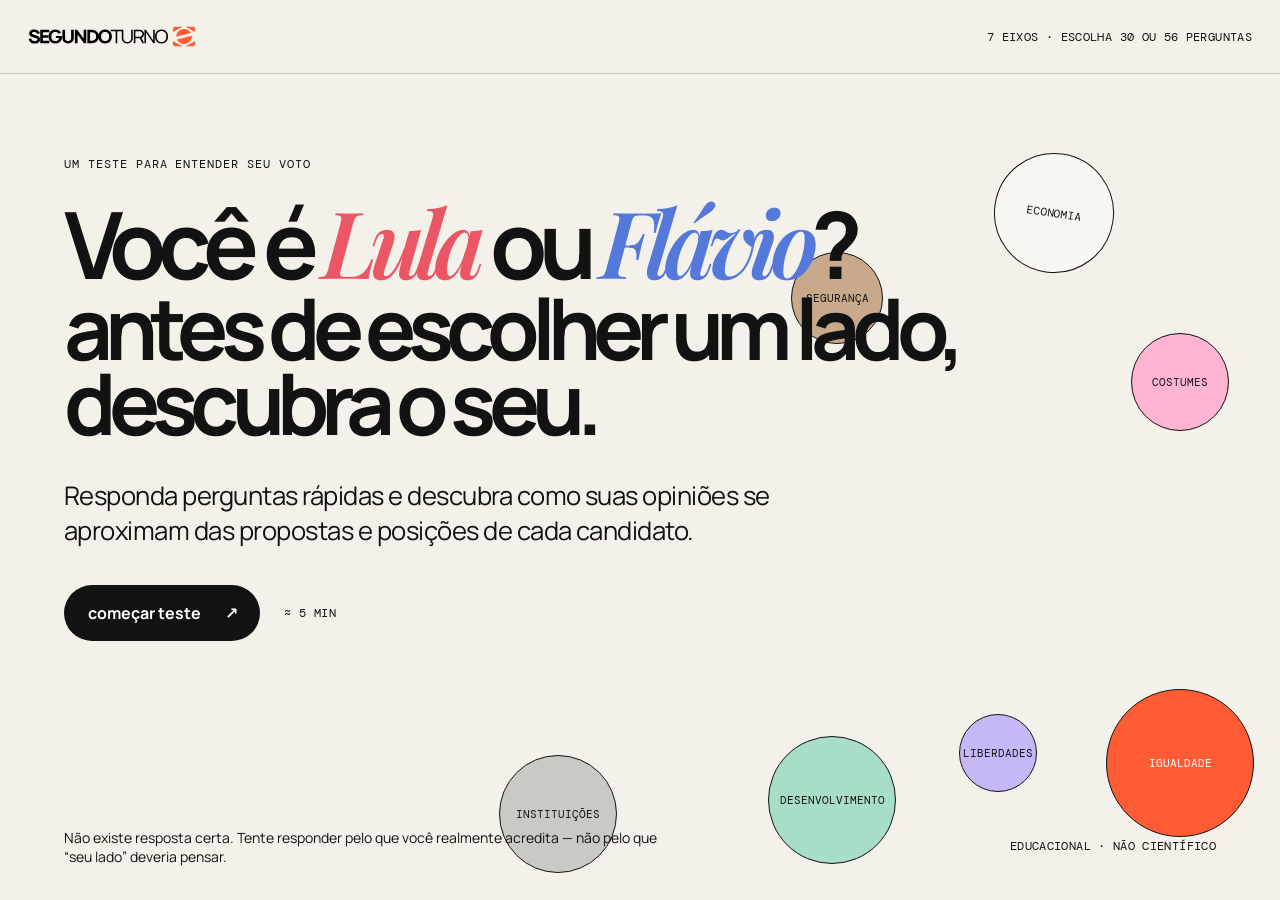
<file: index.html>
<!doctype html>
<html lang="pt-BR">
<head>
  <meta charset="utf-8" />
  <meta name="viewport" content="width=device-width, initial-scale=1" />
  <meta name="theme-color" content="#f3f1ea" />
  <title>Onde você cai? — Teste de espectro político</title>
  <meta name="description" content="Um teste visual e interativo para explorar seu posicionamento político em sete dimensões." />
  <link rel="preconnect" href="https://fonts.googleapis.com">
  <link rel="preconnect" href="https://fonts.gstatic.com" crossorigin>
  <link href="https://fonts.googleapis.com/css2?family=DM+Mono:wght@400;500&family=Manrope:wght@400;500;600;700;800&family=Playfair+Display:ital,wght@0,600;1,600&display=swap" rel="stylesheet">
  <link rel="stylesheet" href="styles.css" />
</head>
<body class="view-intro">
  <div class="grain" aria-hidden="true"></div>
  <header class="topbar">
    <a href="#" class="brand brand-logo-link" id="brand" aria-label="Segundo Turno"><img src="logo-segundo-turno.svg" alt="Segundo Turno" class="brand-logo"></a>
    <div class="top-meta">
      <span class="mono top-context hide-mobile">7 eixos · escolha 30 ou 56 perguntas</span>
      <div class="header-actions">
        <button class="secondary-btn header-redo" id="header-redo" type="button">refazer <span>↻</span></button>
        <button class="primary-btn header-save" id="header-save" type="button">salvar <span class="download-icon" aria-hidden="true"><svg viewBox="0 0 20 20" width="16" height="16"><path d="M10 3v9m0 0 3.5-3.5M10 12 6.5 8.5M4 14.5v2h12v-2" fill="none" stroke="currentColor" stroke-width="1.8" stroke-linecap="round" stroke-linejoin="round"/></svg></span></button>
      </div>
    </div>
  </header>

  <main id="app" aria-live="polite"></main>

  <template id="intro-template">
    <section class="screen intro-screen">
      <div class="orbit orbit-a">economia</div>
      <div class="orbit orbit-b">costumes</div>
      <div class="orbit orbit-c">liberdades</div>
      <div class="orbit orbit-d">igualdade</div>
      <div class="orbit orbit-e">segurança</div>
      <div class="orbit orbit-f">desenvolvimento</div>
      <div class="orbit orbit-g">instituições</div>

      <div class="intro-copy">
        <p class="eyebrow">UM TESTE PARA ENTENDER SEU VOTO</p>
        <h1 class="intro-election-title"><span class="intro-title-first">Você é <em class="intro-candidate-name is-lula" data-candidate="lula">Lula</em> ou <em class="intro-candidate-name is-flavio" data-candidate="flavio">Flávio</em>?</span><span class="intro-title-second">antes de escolher um lado, descubra o seu.</span></h1>
        <p class="intro-lead">Responda perguntas rápidas e descubra como suas opiniões se aproximam das propostas e posições de cada candidato.</p>
        <div class="intro-actions">
          <button class="primary-btn" id="start-btn">começar teste <span>↗</span></button>
          <span class="mono">≈ 5 min</span>
        </div>
      </div>

      <div class="intro-footer">
        <p>Não existe resposta certa. Tente responder pelo que você realmente acredita — não pelo que “seu lado” deveria pensar.</p>
        <p class="mono">educacional · não científico</p>
      </div>
    </section>
  </template>

  <template id="test-mode-template">
    <section class="screen mode-screen">
      <div class="mode-copy">
        <p class="eyebrow">ANTES DE COMEÇAR</p>
        <h1>Quanto você quer <em>aprofundar</em>?</h1>
        <p>Os dois testes analisam os mesmos 7 eixos. O curto prioriza os temas mais centrais; o detalhado usa 8 perguntas por eixo para reduzir o peso de uma resposta isolada.</p>
      </div>
      <div class="mode-grid">
        <button class="mode-card is-short" type="button" data-test-mode="short">
          <span class="mono">TESTE CURTO</span>
          <strong>30 perguntas</strong>
          <p>30 perguntas distribuídas entre os 7 eixos. Mais rápido e suficiente para uma leitura geral.</p>
          <div><span>≈ 5 min</span><i>↗</i></div>
        </button>
        <button class="mode-card is-detailed" type="button" data-test-mode="detailed">
          <span class="mono">TESTE DETALHADO</span>
          <strong>56 perguntas</strong>
          <p>8 perguntas por eixo. Mais precisão na leitura e menos impacto de uma resposta isolada.</p>
          <div><span>≈ 11–13 min</span><i>↗</i></div>
        </button>
      </div>
      <button class="back-btn mode-back" type="button" data-mode-back><span>←</span> voltar</button>
    </section>
  </template>

  <template id="question-template">
    <section class="screen question-screen">
      <div class="question-stage" data-question-stage>
      <div class="question-layout">
        <aside class="question-index" data-question-index>01</aside>
        <div class="question-main">
          <div class="question-topline">
            <p class="eyebrow" data-question-kicker>SOBRE ECONOMIA</p>
            <button class="back-btn" data-back type="button"><span>←</span> pergunta anterior</button>
          </div>
          <div class="question-title-row">
            <h2 data-question-text></h2>
            <button class="question-info-btn" data-question-info type="button" aria-label="Explicar esta pergunta">?</button>
            <div class="question-help-nudge mono" data-question-nudge aria-hidden="true">ficou em dúvida? <strong>clique no ?</strong></div>
          </div>
          <div class="answers" data-answers></div>
          <div class="question-help mono">teclas 1–5 também funcionam</div>
        </div>
      </div>
      </div>

      <div class="progress-wrap" aria-label="Progresso do teste">
        <div class="progress-meta">
          <span class="mono" data-question-count>01 / 30</span>
        </div>
        <div class="progress-stages" data-progress-stages></div>
        <div class="progress-track">
          <div class="progress-fill" data-progress-fill></div>
          <span data-progress-dividers></span>
        </div>
      </div>

      <div class="shape shape-question" data-shape-question aria-hidden="true"></div>
    </section>
  </template>

  <template id="result-template">
    <section class="result-screen">
      <div class="result-hero result-hero-v18">
        <div class="result-hero-main">
          <div class="result-hero-topline">
            <p class="eyebrow">SEU RESULTADO</p>
            <span class="result-spectrum-badge mono" id="result-spectrum"></span>
          </div>
          <h1 id="result-title"></h1>
          <p class="result-tagline" id="result-summary"></p>
          <article class="result-about-card" id="result-about-card" role="link" tabindex="0">
            <span class="mono">SOBRE ESSE ESPECTRO</span>
            <p id="result-spectrum-copy"></p>
            <div class="spectrum-chips" id="spectrum-chips"></div>
            <span class="result-about-link mono">saiba mais sobre essa corrente ↗</span>
          </article>
        </div>
        <aside class="result-match-card">
          <span class="mono">COMPATIBILIDADE COM A CORRENTE</span>
          <div class="result-match-ring">
            <strong id="result-match-percent">—%</strong>
            <span class="mono">match</span>
          </div>
          <p>Quanto mais perto de 100%, mais seus 7 eixos se aproximam do perfil dessa corrente.</p>
        </aside>
      </div>

      <section class="panel spectrum-line-panel">
        <div class="panel-head">
          <span class="mono">ESQUERDA ↔ DIREITA</span>
          <span class="mono" id="spectrum-index-label">posição 50 / 100</span>
        </div>
        <div class="spectrum-line" id="spectrum-line">
          <div class="spectrum-zone-labels mono">
            <span>extrema-esq.</span><span>esquerda</span><span>centro-esq.</span><span>centro</span><span>centro-dir.</span><span>direita</span><span>extrema-dir.</span>
          </div>
          <div class="spectrum-rail">
            <span class="spectrum-tick" style="left:18%"></span>
            <span class="spectrum-tick" style="left:35%"></span>
            <span class="spectrum-tick" style="left:47%"></span>
            <span class="spectrum-tick" style="left:53%"></span>
            <span class="spectrum-tick" style="left:65%"></span>
            <span class="spectrum-tick" style="left:82%"></span>
            <div class="spectrum-pointer" id="spectrum-pointer"><span id="spectrum-pointer-label">você</span></div>
          </div>
          <div class="spectrum-end-labels mono"><span>mais à esquerda</span><span>mais à direita</span></div>
        </div>
      </section>

      <div class="result-grid">
        <section class="panel compass-panel">
          <div class="panel-head">
            <span class="mono">MAPA PRINCIPAL</span>
            <span class="mono">economia × costumes</span>
          </div>
          <div class="compass" id="compass">
            <div class="axis-line axis-x"></div>
            <div class="axis-line axis-y"></div>
            <span class="axis-label left">+ estado</span>
            <span class="axis-label right">+ mercado</span>
            <span class="axis-label top">+ progressista</span>
            <span class="axis-label bottom">+ conservador</span>
            <div class="compass-dot" id="compass-dot"><span>você</span></div>
            <div class="compass-explorer" id="compass-explorer" aria-hidden="true">
              <span class="mono" id="compass-explorer-label">EXPLORE O MAPA</span>
              <strong id="compass-explorer-title">Centro</strong>
              <small id="compass-explorer-values">Economia 50 · Costumes 50</small>
            </div>
          </div>
        </section>

        <section class="panel scores-panel">
          <div class="panel-head">
            <span class="mono">SEUS 7 EIXOS</span>
          </div>
          <div id="score-bars"></div>
        </section>
      </div>

      <section class="panel reading-panel">
        <div class="panel-head">
          <span class="mono">LEITURA</span>
          <span class="mono">o que isso sugere</span>
        </div>
        <div class="reading-grid" id="reading-grid"></div>
      </section>

      <section class="nearby">
        <p class="eyebrow">CORRENTES PRÓXIMAS</p>
        <div class="nearby-list" id="nearby-list"></div>
      </section>

      <section class="candidate-section">
        <div class="candidate-heading">
          <div>
            <p class="eyebrow">ELEIÇÕES 2026 · 2º TURNO</p>
            <h2><span class="candidate-title-line">Compare os mesmos eixos</span><br><span class="candidate-title-line">com <em class="candidate-heading-name is-lula" data-candidate="lula">Lula</em> e <em class="candidate-heading-name is-flavio" data-candidate="flavio">Flávio Bolsonaro</em>.</span></h2>
          </div>
          <p>As posições abaixo são uma síntese aproximada dos planos de governo e de posições públicas em 2026. Elas servem para comparação informativa — não são uma recomendação de voto nem um índice de compatibilidade.</p>
        </div>

        <div class="candidate-legend mono">
          <span><i class="legend-dot you"></i> você</span>
          <span><i class="legend-dot lula"></i> Lula</span>
          <span><i class="legend-dot flavio"></i> Flávio</span>
        </div>

        <section class="panel candidate-overview-panel">
          <div class="panel-head">
            <span class="mono">PANORAMA GERAL</span>
            <span class="mono">esquerda ↔ direita</span>
          </div>
          <div class="candidate-overview-grid">
            <div class="candidate-spectrum-line" id="candidate-spectrum-line"></div>
          </div>
        </section>

        <section class="panel candidate-axes-panel">
          <div class="panel-head">
            <span class="mono">COMPARAÇÃO NOS 7 EIXOS</span>
            <span class="mono">mesma escala do seu resultado</span>
          </div>
          <div class="candidate-axis-list" id="candidate-axis-list"></div>
        </section>

        <article class="candidate-proximity-card" id="candidate-proximity-card">
          <div class="candidate-proximity-kicker">
            <span class="mono">PROXIMIDADE TEMÁTICA</span>
            <span class="mono">7 eixos analisados</span>
          </div>
          <div class="candidate-proximity-main">
            <div>
              <span class="candidate-proximity-label mono">SUAS IDEIAS FICAM MAIS PRÓXIMAS DE</span>
              <div class="candidate-proximity-hero" id="candidate-proximity-hero">
                <div class="candidate-proximity-avatars" id="candidate-proximity-avatars"></div>
                <h3 id="candidate-proximity-name">—</h3>
              </div>
              <div class="candidate-proximity-percent" id="candidate-proximity-percent"><strong>—%</strong><span class="mono">proximidade nos 7 eixos</span></div>
              <p class="candidate-proximity-reason" id="candidate-proximity-reason"></p>
              <p id="candidate-proximity-copy"></p>
            </div>
            <div class="candidate-proximity-visual" id="candidate-proximity-visual"></div>
          </div>
          <section class="politician-match-section">
            <div class="politician-match-head">
              <span class="mono">OUTRAS APROXIMAÇÕES TEMÁTICAS</span>
              <span class="mono">estimativa nos mesmos 7 eixos</span>
            </div>
            <div class="politician-match-grid" id="politician-match-grid"></div>
          </section>
          <p class="candidate-proximity-note mono">proximidade nos eixos deste teste ≠ apoio, identificação partidária ou recomendação de voto</p>
        </article>




        <div class="candidate-sources mono">
          <span>POSIÇÕES ATUALIZADAS EM 08 OUT 2026</span>
          <div>
            <a href="https://www.tse.jus.br/eleicoes/eleicoes-2026-content/propostas-de-governo-dos-candidatos-ao-cargo-de-presidente-da-republica-eleicoes-2026-segundo-turno" target="_blank" rel="noreferrer">TSE · planos oficiais ↗</a>
            <a href="https://www.tse.jus.br/eleicoes/eleicoes-2026-content/propostas-de-governo-dos-candidatos-ao-cargo-de-presidente-da-republica-eleicoes-2026/planos-de-governo-dos-candidatos-ao-cargo-de-presidente-da-republica-eleicoes-2026" target="_blank" rel="noreferrer">TSE · demais presidenciáveis ↗</a>
            <a href="https://www1.folha.uol.com.br/poder/2026/08/veja-pontos-em-que-os-planos-de-governo-de-lula-e-flavio-bolsonaro-divergem.shtml" target="_blank" rel="noreferrer">comparativo de propostas ↗</a>
          </div>
        </div>
      </section>

      <footer class="result-footer">
        <button class="secondary-btn result-action-btn" id="redo-test">refazer teste <span>↻</span></button>
        <button class="primary-btn result-action-btn" id="save-result">salvar resultado <span class="download-icon" aria-hidden="true"><svg viewBox="0 0 20 20" width="16" height="16"><path d="M10 3v9m0 0 3.5-3.5M10 12 6.5 8.5M4 14.5v2h12v-2" fill="none" stroke="currentColor" stroke-width="1.8" stroke-linecap="round" stroke-linejoin="round"/></svg></span></button>
        <p class="mono">Este teste é interpretativo e não substitui análise política ou acadêmica.</p>
      </footer>

      <section class="support-section">
        <div class="support-copy">
          <span class="mono">APOIE O PROJETO</span>
          <h3>Um projeto do segundoturno para ajudar mais gente a entender o próprio voto.</h3>
          <p>Manter o teste atualizado exige pesquisa, revisão das perguntas e evolução do produto. Se ele foi útil para você, considere apoiar o projeto.</p>
        </div>
        <div class="support-action-wrap">
          <button class="primary-btn support-btn" type="button" id="open-support-dialog">apoiar o projeto <span>♡</span></button>
          <span class="mono">apoio via pix</span>
        </div>
      </section>

      <footer class="creator-footer mono">
        <span>criado por</span>
        <a href="https://www.linkedin.com/in/junior-saraiva" target="_blank" rel="noreferrer">Junior Saraiva</a>
        <span>e</span>
        <a href="https://www.linkedin.com/in/welbertorres/" target="_blank" rel="noreferrer">Welber Torres</a>
      </footer>
    </section>
  </template>

  <div class="candidate-face-tooltip" id="candidate-face-tooltip" aria-hidden="true">
    <div class="candidate-face-frame"><img id="candidate-face-img" alt=""></div>
    <div class="candidate-face-copy">
      <span class="mono" id="candidate-face-name"></span>
      <small id="candidate-face-compare"></small>
    </div>
  </div>

  <div class="ideology-hover-chip" id="ideology-hover-chip" aria-hidden="true">
    <span class="mono">saiba mais</span>
    <i>↗</i>
  </div>

  <div class="glossary-tooltip" id="glossary-tooltip" role="tooltip" aria-hidden="true"></div>

  <dialog class="question-explain-dialog" id="question-explain-dialog">
    <div class="question-explain-card">
      <div class="question-explain-head">
        <div>
          <span class="mono">ENTENDA A PERGUNTA</span>
          <h2 id="question-explain-title">Em outras palavras</h2>
        </div>
        <button class="modal-close" type="button" data-close-question-help aria-label="Fechar">×</button>
      </div>
      <p class="question-explain-plain" id="question-explain-plain"></p>
      <div class="question-explain-examples">
        <article class="is-agree">
          <span class="mono">SE VOCÊ CONCORDA</span>
          <p id="question-explain-agree"></p>
        </article>
        <article class="is-disagree">
          <span class="mono">SE VOCÊ DISCORDA</span>
          <p id="question-explain-disagree"></p>
        </article>
      </div>
    </div>
  </dialog>

  <dialog class="confirm-dialog" id="restart-dialog">
    <form method="dialog" class="confirm-card">
      <span class="mono" id="restart-kicker">REFAZER TESTE</span>
      <h2 id="restart-title">Refazer o teste do zero?</h2>
      <p id="restart-copy">Suas respostas e o resultado atual serão apagados. Essa ação não pode ser desfeita.</p>
      <div class="confirm-actions">
        <button class="secondary-btn" value="cancel" data-cancel-restart>cancelar</button>
        <button class="danger-btn" value="confirm" data-confirm-restart id="restart-confirm-label">refazer teste <span>↻</span></button>
      </div>
    </form>
  </dialog>

  <dialog class="support-dialog" id="support-dialog">
    <div class="support-dialog-card">
      <button class="modal-close support-dialog-close" type="button" data-close-support aria-label="Fechar">×</button>
      <div class="support-dialog-grid">
        <div class="support-dialog-about">
          <span class="mono">APOIE O SEGUNDOTURNO</span>
          <h2>O segundoturno é feito por duas pessoas.</h2>
          <p>O segundoturno nasceu para transformar temas políticos complexos em uma experiência simples, visual e educativa. O apoio ajuda a manter pesquisa, atualização de propostas, revisão das perguntas e melhorias do produto.</p>
          <div class="support-creators">
            <span class="mono">CRIADORES</span>
            <p><a href="https://www.linkedin.com/in/junior-saraiva" target="_blank" rel="noreferrer">Junior Saraiva</a> · criador</p>
            <p><a href="https://www.linkedin.com/in/welbertorres/" target="_blank" rel="noreferrer">Welber Torres</a> · criador</p>
          </div>
          <small class="support-placeholder-note">PIX demonstrativo nesta versão — a chave pode ser substituída depois pela definitiva.</small>
        </div>
        <div class="support-pix-panel">
          <span class="mono">PIX</span>
          <div class="support-qr-wrap"><img src="pix-placeholder.png" alt="QR Code Pix demonstrativo"></div>
          <label class="support-pix-code" for="support-pix-input">
            <span class="mono">CÓDIGO PIX</span>
            <div>
              <input id="support-pix-input" type="text" readonly value="PIX_DEMONSTRATIVO_SEGUNDOTURNO">
              <button class="secondary-btn" id="copy-support-pix" type="button">copiar</button>
            </div>
          </label>
          <p class="support-copy-feedback mono" id="support-copy-feedback" aria-live="polite"></p>
        </div>
      </div>
    </div>
  </dialog>

  <dialog class="save-dialog" id="save-dialog">
    <form method="dialog" class="save-card" id="save-form">
      <div class="save-modal-head">
        <div>
          <span class="mono">SALVAR RESULTADO</span>
          <h2>Monte seu card.</h2>
          <p>Escolha o formato, a paleta e quais informações entram no PNG.</p>
        </div>
        <button class="modal-close" value="cancel" aria-label="Fechar">×</button>
      </div>

      <div class="save-modal-grid">
        <div class="save-options">
          <fieldset>
            <legend class="mono">FORMATO</legend>
            <div class="option-grid format-options">
              <label class="option-card"><input type="radio" name="export-format" value="square" checked><span class="format-icon square"></span><strong>Quadrado</strong><small>1080 × 1080</small></label>
              <label class="option-card"><input type="radio" name="export-format" value="story"><span class="format-icon story"></span><strong>Story</strong><small>1080 × 1920</small></label>
              <label class="option-card"><input type="radio" name="export-format" value="landscape"><span class="format-icon landscape"></span><strong>Horizontal</strong><small>1600 × 900</small></label>
            </div>
          </fieldset>

          <fieldset>
            <legend class="mono">PALETA</legend>
            <div class="palette-options">
              <label class="palette-choice"><input type="radio" name="export-palette" value="cream" checked><span style="--swatch:#f3f1ea"></span><b>Original</b></label>
              <label class="palette-choice"><input type="radio" name="export-palette" value="acid"><span style="--swatch:#d9ff45"></span><b>Ácida</b></label>
              <label class="palette-choice"><input type="radio" name="export-palette" value="blue"><span style="--swatch:#c9d6ff"></span><b>Azul</b></label>
              <label class="palette-choice"><input type="radio" name="export-palette" value="dark"><span style="--swatch:#161616"></span><b>Escura</b></label>
            </div>
          </fieldset>

          <fieldset>
            <legend class="mono">CONTEÚDO</legend>
            <div class="content-options">
              <label><input type="radio" name="export-content" value="spectrum" checked><span>Meu espectro</span></label>
              <label><input type="radio" name="export-content" value="candidates"><span>Comparação eleitoral</span></label>
            </div>
          </fieldset>
        </div>

        <div class="save-preview-wrap">
          <span class="mono">PRÉVIA</span>
          <div class="save-preview-stage">
            <canvas id="export-preview" width="1080" height="1080"></canvas>
          </div>
        </div>
      </div>

      <div class="save-modal-actions">
        <button class="secondary-btn" value="cancel">cancelar</button>
        <button class="primary-btn" type="button" id="download-result">baixar PNG <span>↓</span></button>
      </div>
    </form>
  </dialog>

  <script src="app.js"></script>
</body>
</html>
</file>
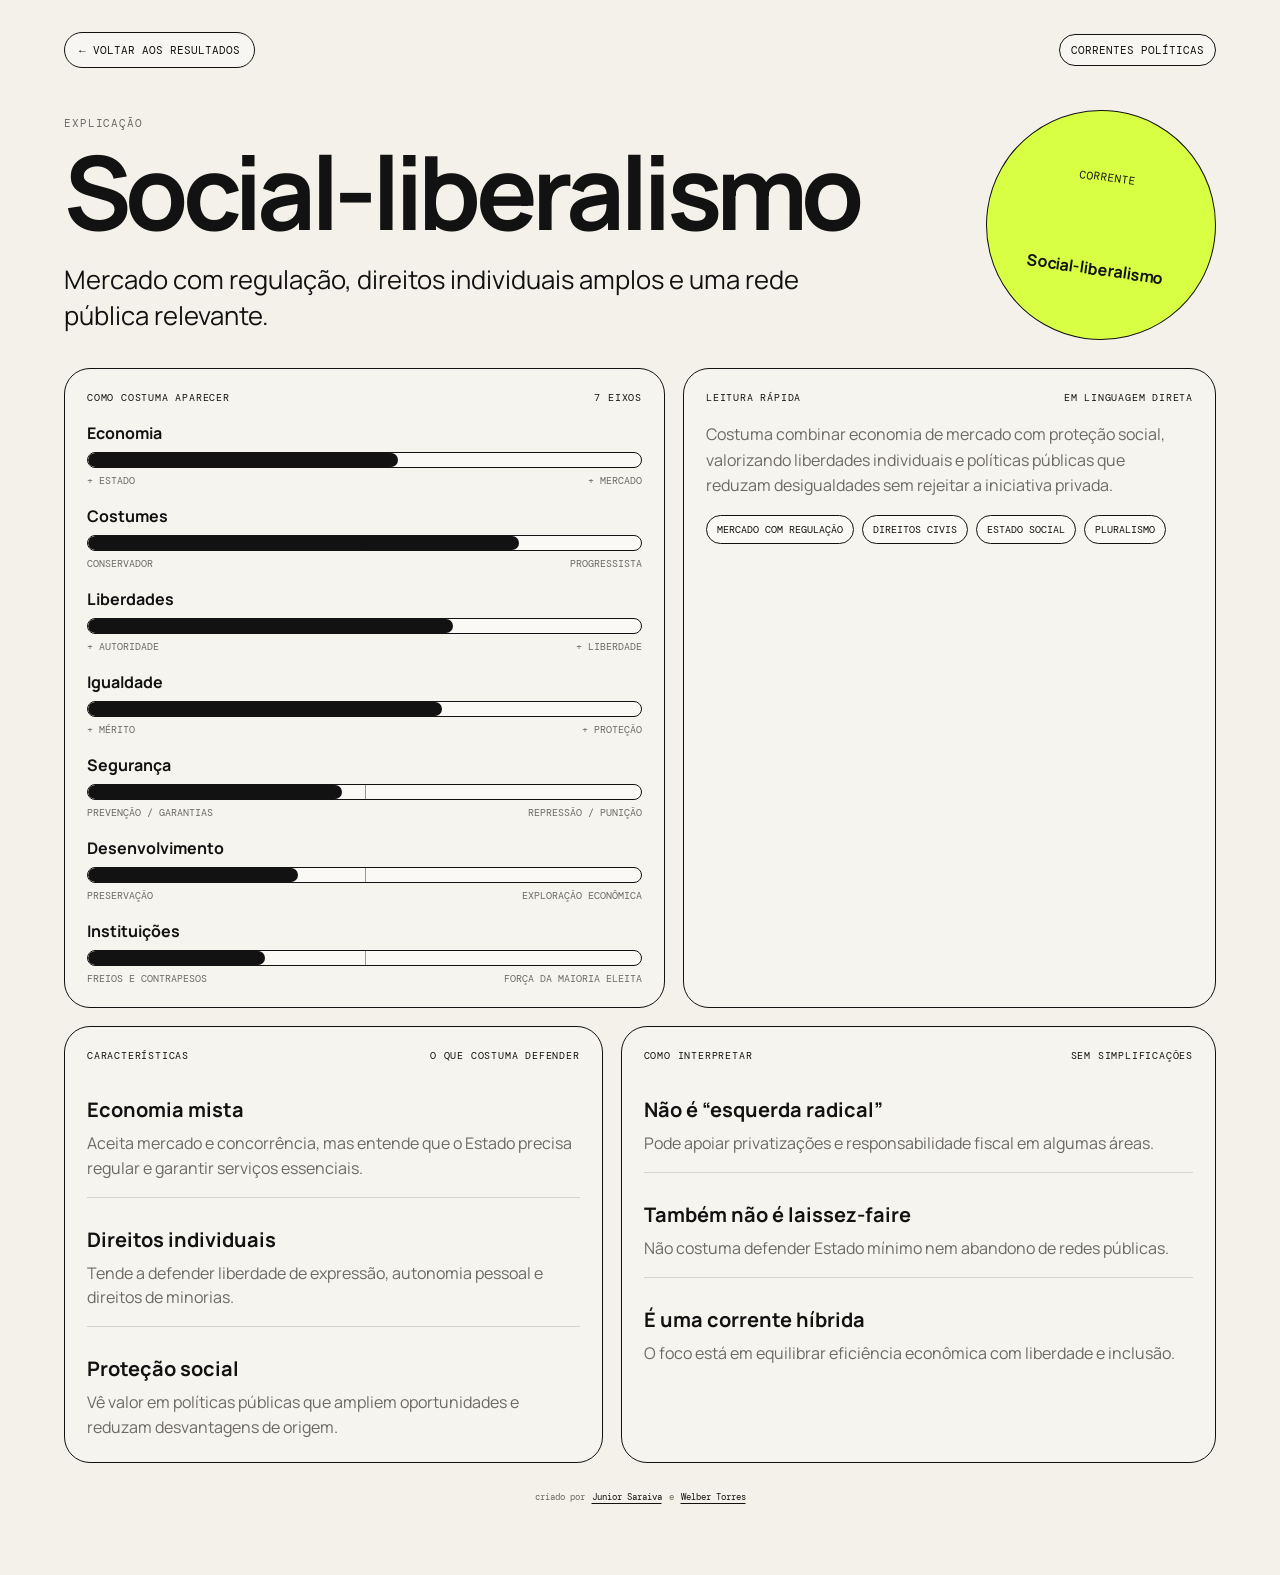
<file: ideology.html>
<!doctype html>
<html lang="pt-BR">
<head>
  <meta charset="UTF-8" />
  <meta name="viewport" content="width=device-width, initial-scale=1.0" />
  <title>Corrente política · Espectro</title>
  <link rel="preconnect" href="https://fonts.googleapis.com">
  <link rel="preconnect" href="https://fonts.gstatic.com" crossorigin>
  <link href="https://fonts.googleapis.com/css2?family=DM+Mono:wght@400;500&family=Manrope:wght@400;500;700;800&family=Playfair+Display:ital,wght@0,700;1,700&display=swap" rel="stylesheet">
  <style>
    :root{--bg:#f3f1ea;--ink:#121212;--muted:#6c6a63;--accent:#ff5c35;--acid:#d9ff45;--pink:#ffb4d1;--lavender:#c7b7f6;--blue:#88A7FF;--lula:#F98E99;--radius:26px}
    *{box-sizing:border-box} html,body{margin:0;padding:0} body{font-family:Manrope,system-ui,sans-serif;background:var(--bg);color:var(--ink);min-height:100vh;overflow-x:hidden}
    .page{padding:32px 5vw 72px;max-width:1280px;margin:0 auto}
    .top{display:flex;justify-content:space-between;gap:18px;align-items:center;margin-bottom:42px}.ideology-logo{display:block;width:min(220px,42vw);height:auto}.back{display:inline-flex;align-items:center;gap:8px;border:1px solid var(--ink);padding:10px 14px;border-radius:999px;text-decoration:none;color:var(--ink);font:11px "DM Mono",monospace;text-transform:uppercase;background:rgba(255,255,255,.35)}
    .badge{display:inline-flex;align-items:center;gap:8px;border:1px solid var(--ink);padding:8px 11px;border-radius:999px;font:11px "DM Mono",monospace;text-transform:uppercase;background:rgba(255,255,255,.35)}
    .hero{display:grid;grid-template-columns:minmax(0,1fr) 230px;gap:30px;align-items:center}.eyebrow{font:11px "DM Mono",monospace;text-transform:uppercase;letter-spacing:.08em;margin:0 0 14px;color:var(--muted)}
    h1{margin:0;font-size:clamp(54px,8vw,120px);line-height:.92;letter-spacing:-.055em} .summary{max-width:760px;font-size:clamp(18px,2vw,26px);line-height:1.42;margin:24px 0 0}
    .stamp{aspect-ratio:1;border:1px solid var(--ink);border-radius:50%;display:grid;place-items:center;text-align:center;background:var(--acid);font:11px "DM Mono",monospace;text-transform:uppercase;line-height:1.3;padding:24px;transform:rotate(8deg)} .stamp strong{display:block;margin-top:4px;font:700 16px Manrope,sans-serif;text-transform:none}
    .grid{display:grid;grid-template-columns:1.06fr .94fr;gap:18px;margin-top:28px}
    .panel{border:1px solid var(--ink);border-radius:var(--radius);padding:22px;background:rgba(255,255,255,.18)} .panel-head{display:flex;justify-content:space-between;gap:20px;margin-bottom:18px} .mono{font:10px "DM Mono",monospace;text-transform:uppercase;letter-spacing:.08em}
    .lead{font-size:16px;line-height:1.6;color:var(--muted);margin:0}.chips{display:flex;gap:8px;flex-wrap:wrap;margin-top:16px}.chip{border:1px solid var(--ink);border-radius:999px;padding:7px 10px;font:10px "DM Mono",monospace;text-transform:uppercase;background:rgba(255,255,255,.5)}
    .bars{display:grid;gap:18px}.bar strong{display:block;margin-bottom:8px}.track{height:16px;border:1px solid var(--ink);border-radius:999px;overflow:hidden;position:relative;background:rgba(255,255,255,.44)}.track::before{content:"";position:absolute;left:50%;top:0;bottom:0;width:1px;background:rgba(18,18,18,.42)}.fill{height:100%;border-radius:999px;background:var(--ink)}.ends{display:flex;justify-content:space-between;margin-top:6px;color:var(--muted);font:10px "DM Mono",monospace;text-transform:uppercase}
    .list{display:grid;gap:12px}.list article{padding:16px 0;border-bottom:1px solid rgba(18,18,18,.14)}.list article:last-child{border-bottom:0;padding-bottom:0}.list h3{margin:0 0 8px;font-size:20px}.list p{margin:0;color:var(--muted);line-height:1.55}
    .creator-footer{display:flex;justify-content:center;align-items:center;gap:7px;flex-wrap:wrap;padding:28px 0 0;color:var(--muted);font:9px "DM Mono",monospace}.creator-footer a{color:var(--ink);text-decoration:underline;text-underline-offset:3px}@media (max-width:900px){.hero,.grid{grid-template-columns:1fr}.stamp{width:160px;justify-self:end}}
  </style>
</head>
<body>
  <main class="page">
    <div class="top">
      <a class="back" href="index.html" id="back-to-results">← voltar aos resultados</a>
      <span class="badge">correntes políticas</span>
    </div>

    <section class="hero">
      <div>
        <p class="eyebrow">EXPLICAÇÃO</p>
        <h1 id="title">Corrente política</h1>
        <p class="summary" id="summary"></p>
      </div>
      <div class="stamp" id="stamp">corrente<br><strong id="stamp-name">—</strong></div>
    </section>

    <div class="grid">
      <section class="panel">
        <div class="panel-head"><span class="mono">COMO COSTUMA APARECER</span><span class="mono">7 eixos</span></div>
        <div class="bars" id="bars"></div>
      </section>
      <section class="panel">
        <div class="panel-head"><span class="mono">LEITURA RÁPIDA</span><span class="mono">em linguagem direta</span></div>
        <p class="lead" id="lead"></p>
        <div class="chips" id="chips"></div>
      </section>
    </div>

    <div class="grid" style="margin-top:18px;grid-template-columns:.95fr 1.05fr;">
      <section class="panel">
        <div class="panel-head"><span class="mono">CARACTERÍSTICAS</span><span class="mono">o que costuma defender</span></div>
        <div class="list" id="features"></div>
      </section>
      <section class="panel">
        <div class="panel-head"><span class="mono">COMO INTERPRETAR</span><span class="mono">sem simplificações</span></div>
        <div class="list" id="notes"></div>
      </section>
    </div>
    <footer class="creator-footer">
      <span>criado por</span>
      <a href="https://www.linkedin.com/in/junior-saraiva" target="_blank" rel="noreferrer">Junior Saraiva</a>
      <span>e</span>
      <a href="https://www.linkedin.com/in/welbertorres/" target="_blank" rel="noreferrer">Welber Torres</a>
    </footer>
  </main>

  <script>
    const backToResults = document.getElementById('back-to-results');
    backToResults.addEventListener('click', (event) => {
      const cameFromSite = document.referrer && new URL(document.referrer).origin === location.origin;
      if (cameFromSite && history.length > 1) {
        event.preventDefault();
        history.back();
      }
    });

    const ideologies = {
      'social-liberalismo': {
        name:'Social-liberalismo',
        desc:'Mercado com regulação, direitos individuais amplos e uma rede pública relevante.',
        lead:'Costuma combinar economia de mercado com proteção social, valorizando liberdades individuais e políticas públicas que reduzam desigualdades sem rejeitar a iniciativa privada.',
        chips:['mercado com regulação','direitos civis','estado social','pluralismo'],
        v:{economy:56,social:78,liberty:66,equality:64},
        bars:[['Economia',56,'+ Estado','+ Mercado'],['Costumes',78,'Conservador','Progressista'],['Liberdades',66,'+ Autoridade','+ Liberdade'],['Igualdade',64,'+ Mérito','+ Proteção']],
        features:[['Economia mista','Aceita mercado e concorrência, mas entende que o Estado precisa regular e garantir serviços essenciais.'],['Direitos individuais','Tende a defender liberdade de expressão, autonomia pessoal e direitos de minorias.'],['Proteção social','Vê valor em políticas públicas que ampliem oportunidades e reduzam desvantagens de origem.']],
        notes:[['Não é “esquerda radical”','Pode apoiar privatizações e responsabilidade fiscal em algumas áreas.'],['Também não é laissez-faire','Não costuma defender Estado mínimo nem abandono de redes públicas.'],['É uma corrente híbrida','O foco está em equilibrar eficiência econômica com liberdade e inclusão.']]
      },
      'liberalismo-classico': {
        name:'Liberalismo clássico', desc:'Livre mercado, Estado limitado e forte proteção às liberdades individuais.', lead:'Dá mais peso à autonomia individual, à livre iniciativa e a um Estado menor, mantendo forte defesa de direitos civis e limites ao poder público.', chips:['livre mercado','estado limitado','direitos individuais','autonomia'], v:{economy:80,social:65,liberty:83,equality:35}, bars:[['Economia',80,'+ Estado','+ Mercado'],['Costumes',65,'Conservador','Progressista'],['Liberdades',83,'+ Autoridade','+ Liberdade'],['Igualdade',35,'+ Mérito','+ Proteção']], features:[['Mercado forte','Vê concorrência, propriedade privada e contratos como pilares centrais.'],['Liberdade civil','Costuma desconfiar de censura, vigilância e intervenção excessiva do Estado.'],['Responsabilidade individual','Dá mais peso a mérito, escolha e autonomia do que a redistribuição.']], notes:[['Não se confunde com conservadorismo','Pode ser liberal nos costumes e bem permissivo em escolhas pessoais.'],['Nem todo liberal clássico é libertário','Há aceitação maior de algumas funções do Estado do que no libertarianismo.'],['A intensidade varia','Algumas vertentes aceitam mais regulação; outras, quase nenhuma.']]
      },
      'social-democracia': {
        name:'Social-democracia', desc:'Economia de mercado combinada a serviços públicos e redistribuição robustos.', lead:'Busca conciliar democracia liberal e economia de mercado com forte presença do Estado em bem-estar social, proteção trabalhista e redução da desigualdade.', chips:['bem-estar social','serviços públicos','regulação','redução da desigualdade'], v:{economy:34,social:76,liberty:62,equality:82}, bars:[['Economia',34,'+ Estado','+ Mercado'],['Costumes',76,'Conservador','Progressista'],['Liberdades',62,'+ Autoridade','+ Liberdade'],['Igualdade',82,'+ Mérito','+ Proteção']], features:[['Rede pública robusta','Defende saúde, educação e proteção social amplas.'],['Mercado regulado','Não rejeita economia de mercado, mas quer regras e redistribuição.'],['Inclusão social','Vê desigualdade como problema central da vida política.']], notes:[['Não é socialismo de Estado','Mercado e propriedade privada continuam existindo.'],['Foco pragmático','Costuma preferir reformas graduais a rupturas abruptas.'],['Liberdades importam','Normalmente convive com instituições democráticas e direitos civis.']]
      },
      'progressismo-de-esquerda': {
        name:'Progressismo de esquerda', desc:'Mudança social ampla, direitos civis e forte preocupação com desigualdade estrutural.', lead:'Coloca grande ênfase em transformação social, combate a desigualdades históricas e ampliação de direitos, normalmente defendendo presença estatal mais forte.', chips:['mudança social','direitos civis','redistribuição','inclusão'], v:{economy:24,social:90,liberty:70,equality:88}, bars:[['Economia',24,'+ Estado','+ Mercado'],['Costumes',90,'Conservador','Progressista'],['Liberdades',70,'+ Autoridade','+ Liberdade'],['Igualdade',88,'+ Mérito','+ Proteção']], features:[['Direitos e reconhecimento','Valoriza pautas de identidade, diversidade e reparação de desigualdades.'],['Estado ativo','Aceita maior intervenção para corrigir exclusões estruturais.'],['Transformação cultural','Costuma apoiar mudanças mais rápidas em normas sociais.']], notes:[['Não é um bloco único','Há nuances entre vertentes mais institucionais e mais radicais.'],['Economia e cultura andam juntas','Questões materiais e simbólicas costumam ser lidas como conectadas.'],['Pode divergir sobre liberdade de expressão','Algumas correntes aceitam mais restrições do que outras.']]
      },
      'libertarianismo': {
        name:'Libertarianismo', desc:'Máxima liberdade econômica e pessoal, com Estado bastante reduzido.', lead:'Leva a autonomia individual ao máximo tanto na economia quanto na vida privada, defendendo Estado mínimo e forte objeção à coerção estatal.', chips:['estado mínimo','autonomia pessoal','mercado livre','anti-coerção'], v:{economy:90,social:82,liberty:96,equality:20}, bars:[['Economia',90,'+ Estado','+ Mercado'],['Costumes',82,'Conservador','Progressista'],['Liberdades',96,'+ Autoridade','+ Liberdade'],['Igualdade',20,'+ Mérito','+ Proteção']], features:[['Quase nenhuma intervenção','Defende tributação menor, desregulação e ampla liberdade de escolha.'],['Liberdades radicais','É contra vigilância e interferência estatal em comportamentos pessoais.'],['Primazia do indivíduo','Desconfia de políticas redistributivas compulsórias.']], notes:[['É mais radical que liberalismo clássico','Aceita menos Estado em quase todas as frentes.'],['Pode divergir sobre fronteiras práticas','Nem todos concordam sobre polícia, justiça ou bens públicos.'],['Combinações são possíveis','Há libertários mais progressistas ou mais conservadores em estilo cultural.']]
      },
      'liberal-conservadorismo': {
        name:'Liberal-conservadorismo', desc:'Mercado forte, responsabilidade individual e maior apego a normas sociais tradicionais.', lead:'Combina defesa da economia de mercado e do mérito com maior cautela em mudanças de costumes e valorização de ordem social.', chips:['mercado forte','ordem social','responsabilidade individual','valores tradicionais'], v:{economy:76,social:38,liberty:60,equality:34}, bars:[['Economia',76,'+ Estado','+ Mercado'],['Costumes',38,'Conservador','Progressista'],['Liberdades',60,'+ Autoridade','+ Liberdade'],['Igualdade',34,'+ Mérito','+ Proteção']], features:[['Economia pró-mercado','Vê iniciativa privada e concorrência como motores centrais.'],['Mudança gradual','Prefere cautela em transformações morais e institucionais.'],['Ênfase no mérito','Costuma valorizar autonomia e responsabilidade individual.']], notes:[['Não é idêntico ao conservadorismo puro','Pode aceitar mais liberdades civis e menos moralismo estatal.'],['Também não é liberal puro','A dimensão cultural pesa mais do que no liberalismo clássico.'],['Há muitas versões','Em alguns contextos, pode se aproximar bastante da centro-direita tradicional.']]
      },
      'conservadorismo': {
        name:'Conservadorismo', desc:'Ordem, tradição, responsabilidade individual e mudanças sociais mais graduais.', lead:'Valoriza estabilidade, instituições, tradição e prudência diante de mudanças rápidas, podendo variar bastante na agenda econômica.', chips:['tradição','ordem','prudência','mudança gradual'], v:{economy:62,social:22,liberty:38,equality:35}, bars:[['Economia',62,'+ Estado','+ Mercado'],['Costumes',22,'Conservador','Progressista'],['Liberdades',38,'+ Autoridade','+ Liberdade'],['Igualdade',35,'+ Mérito','+ Proteção']], features:[['Mudança com cautela','Desconfia de reformas bruscas em costumes e instituições.'],['Valoriza coesão social','Entende normas e tradições como parte da estabilidade coletiva.'],['Autoridade mais aceita','Pode aceitar maior peso da ordem e da disciplina.']], notes:[['Economia não define tudo','Existem conservadores mais estatistas e outros mais liberais.'],['Nem todo conservador é autoritário','A intensidade varia muito conforme o contexto.'],['A noção de tradição muda','O que é “tradicional” depende de época e país.']]
      },
      'comunitarismo': {
        name:'Comunitarismo', desc:'Coesão social, proteção coletiva e maior disposição para intervenção estatal.', lead:'Dá mais peso ao vínculo social, à responsabilidade coletiva e à ideia de que a comunidade também deve orientar escolhas políticas.', chips:['coesão social','proteção coletiva','comunidade','intervenção estatal'], v:{economy:38,social:45,liberty:28,equality:74}, bars:[['Economia',38,'+ Estado','+ Mercado'],['Costumes',45,'Conservador','Progressista'],['Liberdades',28,'+ Autoridade','+ Liberdade'],['Igualdade',74,'+ Mérito','+ Proteção']], features:[['Bem comum','Enxerga a sociedade como algo maior que a soma de indivíduos.'],['Proteção social','Aceita políticas mais fortes de cuidado e coordenação coletiva.'],['Limites em nome da comunidade','Pode aceitar mais restrições se forem vistas como protetivas.']], notes:[['Difere do autoritarismo puro','A justificativa costuma ser solidariedade e não apenas controle.'],['Pode misturar valores','Às vezes combina aspectos de esquerda econômica com costumes moderados.'],['Foco relacional','O centro da análise é o vínculo social, não só o indivíduo.']]
      }
    };


    const extraAxes = {
      'social-liberalismo': [46,38,32],
      'liberalismo-classico': [42,68,26],
      'social-democracia': [42,32,30],
      'progressismo-de-esquerda': [30,22,40],
      'libertarianismo': [34,76,22],
      'liberal-conservadorismo': [72,74,56],
      'conservadorismo': [82,66,64],
      'comunitarismo': [58,34,48],
    };

    const slug = new URLSearchParams(location.search).get('slug') || 'social-liberalismo';
    const current = ideologies[slug] || ideologies['social-liberalismo'];
    const [security, development, institutions] = extraAxes[slug] || extraAxes['social-liberalismo'];
    current.bars = [...current.bars, ['Segurança',security,'Prevenção / garantias','Repressão / punição'], ['Desenvolvimento',development,'Preservação','Exploração econômica'], ['Instituições',institutions,'Freios e contrapesos','Força da maioria eleita']];
    const title = document.getElementById('title');
    const stampName = document.getElementById('stamp-name');
    const summary = document.getElementById('summary');
    const lead = document.getElementById('lead');
    const chips = document.getElementById('chips');
    const bars = document.getElementById('bars');
    const features = document.getElementById('features');
    const notes = document.getElementById('notes');

    title.textContent = current.name;
    stampName.textContent = current.name;
    summary.textContent = current.desc;
    lead.textContent = current.lead;
    chips.innerHTML = current.chips.map(item => `<span class="chip">${item}</span>`).join('');
    bars.innerHTML = current.bars.map(([label,value,low,high]) => `
      <div class="bar">
        <strong>${label}</strong>
        <div class="track"><div class="fill" style="width:${value}%"></div></div>
        <div class="ends"><span>${low}</span><span>${high}</span></div>
      </div>`).join('');
    features.innerHTML = current.features.map(([t,txt]) => `<article><h3>${t}</h3><p>${txt}</p></article>`).join('');
    notes.innerHTML = current.notes.map(([t,txt]) => `<article><h3>${t}</h3><p>${txt}</p></article>`).join('');
  </script>
</body>
</html>
</file>
<file: styles.css>
:root {
  --bg: #f3f1ea;
  --ink: #121212;
  --muted: #6c6a63;
  --line: #c9c5ba;
  --accent: #ff5c35;
  --acid: #d9ff45;
  --blue: #88a7ff;
  --pink: #ffb4d1;
  --lula: #F98E99;
  --right: #88A7FF;
  --lavender: #C7B7F6;
  --answer-red: #e25545;
  --answer-orange: #f3a56f;
  --answer-neutral: #ddd7cc;
  --answer-lime: #b9d98f;
  --answer-green: #81c995;
  --radius: 26px;
  --header-h: 74px;
}

* { box-sizing: border-box; }
html { scroll-behavior: smooth; }
body {
  margin: 0;
  min-height: 100vh;
  background: var(--bg);
  color: var(--ink);
  font-family: "Manrope", system-ui, sans-serif;
  overflow-x: hidden;
}
body.view-question { overflow: hidden; }
button, input { font: inherit; }
button { color: inherit; }

.grain {
  position: fixed;
  inset: 0;
  pointer-events: none;
  opacity: .12;
  z-index: 30;
  background-image: url("data:image/svg+xml,%3Csvg viewBox='0 0 180 180' xmlns='http://www.w3.org/2000/svg'%3E%3Cfilter id='n'%3E%3CfeTurbulence type='fractalNoise' baseFrequency='.85' numOctaves='3' stitchTiles='stitch'/%3E%3C/filter id='n'%3E%3Crect width='100%25' height='100%25' filter='url(%23n)' opacity='.22'/%3E%3C/svg%3E");
  mix-blend-mode: multiply;
}

.topbar {
  position: fixed;
  z-index: 50;
  inset: 0 0 auto 0;
  height: var(--header-h);
  display: flex;
  align-items: center;
  justify-content: space-between;
  padding: 0 28px;
  border-bottom: 1px solid rgba(18,18,18,.22);
  backdrop-filter: blur(14px);
  background: rgba(243,241,234,.78);
}
.brand {
  color: inherit;
  text-decoration: none;
  font-weight: 800;
  letter-spacing: -.04em;
  font-size: 21px;
}
.brand span { color: var(--accent); }
.top-meta { display: flex; align-items: center; gap: 22px; min-width: 0; }
.header-actions { display: none; align-items: center; gap: 8px; }
.header-save, .header-redo { padding: 8px 13px; min-height: 36px; gap: 9px; font-size: 11px; }
.header-redo { display: inline-flex; align-items: center; font-weight: 700; }
body.view-result .header-actions { display: flex; }
body.view-result .top-context { display: none; }
.mono { font-family: "DM Mono", monospace; font-size: 12px; text-transform: uppercase; letter-spacing: .03em; }
.ghost-btn, .secondary-btn, .back-btn {
  border: 1px solid var(--ink);
  background: transparent;
  border-radius: 999px;
  padding: 9px 14px;
  cursor: pointer;
  transition: .2s ease;
}
.ghost-btn:hover, .secondary-btn:hover, .back-btn:hover { background: var(--ink); color: var(--bg); }

.screen { min-height: 100vh; padding: 120px 5vw 34px; position: relative; }
.intro-screen { display: flex; flex-direction: column; justify-content: space-between; overflow: hidden; }
.intro-copy { position: relative; z-index: 2; max-width: 1180px; padding-top: 4vh; }
.eyebrow { font-family: "DM Mono"; font-size: 12px; letter-spacing: .08em; margin: 0 0 28px; }
.intro-copy h1, .result-hero h1 {
  font-size: clamp(54px, 8.2vw, 126px);
  line-height: .88;
  letter-spacing: -.075em;
  margin: 0;
  font-weight: 700;
  max-width: 1200px;
}
.intro-copy h1 em { font-family: "Playfair Display", serif; font-weight: 600; }
.intro-copy h1 span { color: var(--accent); }
.intro-lead { max-width: 720px; font-size: clamp(18px, 2vw, 26px); line-height: 1.36; margin: 38px 0 0; letter-spacing: -.02em; }
.intro-actions { display: flex; align-items: center; gap: 24px; margin-top: 36px; }
.primary-btn, .danger-btn {
  border: 0;
  border-radius: 999px;
  padding: 17px 22px 17px 24px;
  background: var(--ink);
  color: white;
  cursor: pointer;
  font-weight: 700;
  display: inline-flex;
  gap: 24px;
  align-items: center;
  transition: transform .25s ease, background .25s ease;
}
.primary-btn:hover { transform: translateY(-3px) rotate(-1deg); background: var(--stage-color, var(--accent)); }
.danger-btn { background: var(--accent); }
.danger-btn:hover { transform: translateY(-2px); background: var(--ink); }
.intro-footer { display: flex; justify-content: space-between; gap: 40px; align-items: flex-end; position: relative; z-index: 2; }
.intro-footer > p:first-child { max-width: 600px; font-size: 14px; margin: 0; }

.orbit {
  position: absolute;
  border: 1px solid var(--ink);
  border-radius: 50%;
  width: 120px;
  height: 120px;
  display: grid;
  place-items: center;
  font-family: "DM Mono";
  font-size: 11px;
  text-transform: uppercase;
  background: var(--bg);
  animation: float 7s ease-in-out infinite;
}
.orbit-a { right: 13vw; top: 17vh; background: rgba(255,255,255,.42); transform: rotate(8deg); }
.orbit-b { right: 4vw; top: 37vh; width: 98px; height: 98px; background: var(--pink); animation-delay: -1s; }
.orbit-c { right: 19vw; bottom: 12vh; width: 78px; height: 78px; background: var(--lavender); animation-delay: -2.4s; }
.orbit-d { right: 2vw; bottom: 7vh; width: 148px; height: 148px; background: var(--accent); color: white; animation-delay: -3.2s; }
@keyframes float { 0%,100% { translate: 0 0; } 50% { translate: 0 -16px; } }

/* Quiz: entirely locked to viewport on desktop */
.question-screen {
  height: 100dvh;
  min-height: 100dvh;
  padding: calc(var(--header-h) + 34px) 5vw 132px;
  display: flex;
  flex-direction: column;
  overflow: hidden;
}
.question-layout {
  display: grid;
  grid-template-columns: 96px minmax(0, 1fr);
  gap: 34px;
  align-items: center;
  margin: auto 0;
  position: relative;
  z-index: 3;
}
.question-index { font-family: "Playfair Display"; font-style: italic; font-size: 58px; line-height: 1; color: var(--accent); align-self: start; padding-top: 42px; }
.question-main { max-width: 1040px; }
.question-topline { display: flex; align-items: center; justify-content: space-between; gap: 24px; margin-bottom: 22px; }
.question-topline .eyebrow { margin: 0; }
.back-btn { font-size: 12px; padding: 8px 12px; display: inline-flex; gap: 8px; align-items: center; }
.back-btn.is-hidden { visibility: hidden; pointer-events: none; }
.question-main h2 {
  font-size: clamp(30px, 3.65vw, 56px);
  line-height: 1.055;
  letter-spacing: -.047em;
  margin: 0 0 34px;
  font-weight: 700;
  text-wrap: balance;
  max-width: 980px;
}
.answers { display: grid; grid-template-columns: repeat(5, 1fr); gap: 10px; }
.answer-btn {
  min-height: 92px;
  border: 1px solid var(--ink);
  background: rgba(243,241,234,.8);
  border-radius: 18px;
  padding: 13px;
  text-align: left;
  display: flex;
  flex-direction: column;
  justify-content: space-between;
  cursor: pointer;
  transition: .18s ease;
}
.answer-btn:hover, .answer-btn:focus-visible { transform: translateY(-5px); outline: none; box-shadow: 0 8px 0 var(--ink); }
.answer-btn:nth-child(1):hover, .answer-btn:nth-child(1):focus-visible { background: var(--answer-red); }
.answer-btn:nth-child(2):hover, .answer-btn:nth-child(2):focus-visible { background: var(--answer-orange); }
.answer-btn:nth-child(3):hover, .answer-btn:nth-child(3):focus-visible { background: var(--answer-neutral); }
.answer-btn:nth-child(4):hover, .answer-btn:nth-child(4):focus-visible { background: var(--answer-lime); }
.answer-btn:nth-child(5):hover, .answer-btn:nth-child(5):focus-visible { background: var(--answer-green); }
.answer-btn.is-selected { background: var(--ink); color: var(--bg); }
.answer-btn.is-selected:hover, .answer-btn.is-selected:focus-visible { background: var(--ink); color: var(--bg); }
.answer-btn strong { font-size: 13px; line-height: 1.2; }
.answer-btn span { font-family: "DM Mono"; font-size: 11px; opacity: .55; }
.question-help { margin-top: 15px; color: var(--muted); }
.shape-question { position: absolute; width: 300px; height: 300px; border-radius: 44% 56% 39% 61% / 56% 35% 65% 44%; right: -120px; bottom: -90px; background: var(--lavender); opacity: .8; transform: rotate(18deg); transition: background .3s ease, border-radius .5s ease; }

.progress-wrap {
  position: absolute;
  z-index: 6;
  left: 5vw;
  right: 5vw;
  bottom: 26px;
}
.progress-meta { display: flex; justify-content: flex-start; margin-bottom: 9px; }
.progress-stages { display: grid; grid-template-columns: repeat(4, 1fr); margin-bottom: 8px; }
.progress-stage {
  position: relative;
  font: 10px "DM Mono";
  text-transform: uppercase;
  color: var(--muted);
  padding-right: 8px;
  transition: color .25s ease, opacity .25s ease;
}
.progress-stage:not(:first-child) { padding-left: 10px; }
.progress-stage.is-active { color: var(--ink); font-weight: 500; }
.progress-stage.is-complete { color: var(--ink); }
.progress-stage::before {
  content: "";
  width: 6px;
  height: 6px;
  border-radius: 50%;
  display: none;
  margin-right: 7px;
  vertical-align: 1px;
  border: 1px solid rgba(18,18,18,.38);
  background: var(--stage-dot, var(--accent));
}
.progress-stage.stage-economy { --stage-dot: var(--acid); }
.progress-stage.stage-social { --stage-dot: var(--pink); }
.progress-stage.stage-liberty { --stage-dot: var(--lavender); }
.progress-stage.stage-equality { --stage-dot: var(--accent); }
.progress-stage.is-active::before { display: inline-block; }
.progress-track { height: 8px; background: #d7d3c8; overflow: hidden; border-radius: 999px; position: relative; border: 1px solid rgba(18,18,18,.12); }
.progress-fill { height: 100%; width: 0%; background: var(--ink); transition: width .46s cubic-bezier(.2,.8,.2,1); }
.progress-divider { position: absolute; top: -2px; bottom: -2px; width: 2px; background: var(--bg); z-index: 2; }
.divider-1 { left: 25%; }
.divider-2 { left: 50%; }
.divider-3 { left: 75%; }

/* Smooth push transition between questions — same spatial model as V2, slower and softer */
.question-screen.push-in-right,
.question-screen.push-in-left,
.question-screen.push-out-left,
.question-screen.push-out-right {
  position: fixed;
  inset: 0;
  width: 100%;
  z-index: 15;
  background: var(--bg);
  will-change: transform;
  backface-visibility: hidden;
}
.question-screen.push-in-right { animation: pushInRight .78s cubic-bezier(.65,0,.35,1) both; }
.question-screen.push-in-left { animation: pushInLeft .78s cubic-bezier(.65,0,.35,1) both; }
.question-screen.push-out-left { animation: pushOutLeft .78s cubic-bezier(.65,0,.35,1) both; }
.question-screen.push-out-right { animation: pushOutRight .78s cubic-bezier(.65,0,.35,1) both; }
@keyframes pushInRight { from { transform: translate3d(100vw,0,0); } to { transform: translate3d(0,0,0); } }
@keyframes pushOutLeft { from { transform: translate3d(0,0,0); } to { transform: translate3d(-100vw,0,0); } }
@keyframes pushInLeft { from { transform: translate3d(-100vw,0,0); } to { transform: translate3d(0,0,0); } }
@keyframes pushOutRight { from { transform: translate3d(0,0,0); } to { transform: translate3d(100vw,0,0); } }

.result-screen { padding: 126px 5vw 60px; }
.result-hero { min-height: 64vh; display: grid; grid-template-columns: 1fr 230px; gap: 30px; align-items: center; border-bottom: 0; padding-bottom: 46px; }
.result-hero h1 { font-size: clamp(58px, 8.6vw, 130px); max-width: 1000px; }
.result-summary { max-width: 780px; font-size: clamp(18px, 2vw, 26px); line-height: 1.4; margin-top: 28px; }
.result-stamp { aspect-ratio: 1; border: 1px solid var(--ink); border-radius: 50%; display: grid; place-items: center; text-align: center; background: var(--acid); font-family: "DM Mono"; text-transform: uppercase; line-height: 1.3; padding: 26px; transform: rotate(8deg); }

.spectrum-digest { margin-top: 28px; max-width: 820px; border-top: 1px solid var(--ink); padding-top: 18px; display: grid; grid-template-columns: auto 1fr; gap: 8px 20px; align-items: baseline; }
.spectrum-digest > .mono { grid-column: 1 / -1; }
.spectrum-digest strong { font-family: "Playfair Display"; font-size: clamp(32px, 4vw, 56px); font-style: italic; line-height: 1; letter-spacing: -.045em; color: var(--accent); }
.spectrum-digest p { margin: 0; color: var(--muted); line-height: 1.45; max-width: 560px; }
.spectrum-chips { grid-column: 1 / -1; display: flex; flex-wrap: wrap; gap: 8px; margin-top: 8px; }
.spectrum-chip { border: 1px solid var(--ink); border-radius: 999px; padding: 7px 10px; font: 10px "DM Mono"; text-transform: uppercase; background: rgba(255,255,255,.28); }
.result-grid { display: grid; grid-template-columns: 1.12fr .88fr; gap: 18px; margin-top: 18px; }
.panel { border: 1px solid var(--ink); border-radius: var(--radius); padding: 22px; background: rgba(255,255,255,.18); }
.panel-head { display: flex; justify-content: space-between; gap: 20px; margin-bottom: 24px; }
.compass { aspect-ratio: 1.2/1; border: 1px solid var(--ink); border-radius: 20px; position: relative; overflow: hidden; background: linear-gradient(90deg, rgba(237,121,132,.30) 0%, rgba(243,241,234,.34) 50%, rgba(136,167,255,.32) 100%); }
.axis-line { position: absolute; background: rgba(18,18,18,.4); }
.axis-x { left: 0; right: 0; top: 50%; height: 1px; }
.axis-y { top: 0; bottom: 0; left: 50%; width: 1px; }
.axis-label { position: absolute; font: 11px "DM Mono"; text-transform: uppercase; background: var(--bg); padding: 4px 7px; border: 1px solid var(--ink); border-radius: 999px; }
.axis-label.left { left: 10px; top: 50%; translate: 0 -50%; }
.axis-label.right { right: 10px; top: 50%; translate: 0 -50%; }
.axis-label.top { top: 10px; left: 50%; translate: -50% 0; }
.axis-label.bottom { bottom: 10px; left: 50%; translate: -50% 0; }
.compass-dot { position: absolute; width: 26px; height: 26px; border-radius: 50%; background: var(--accent); border: 2px solid var(--ink); translate: -50% -50%; transition: left .8s cubic-bezier(.2,.8,.2,1), top .8s cubic-bezier(.2,.8,.2,1); box-shadow: 0 0 0 6px rgba(255,92,53,.16); }
.compass-dot span { position: absolute; left: 30px; top: -4px; white-space: nowrap; font: 11px "DM Mono"; background: var(--ink); color: white; padding: 5px 8px; border-radius: 999px; }
.score-row { margin: 24px 0; }
.score-top { display: flex; justify-content: space-between; gap: 12px; margin-bottom: 8px; }
.score-top strong { font-size: 17px; }
.score-top span { font: 12px "DM Mono"; }
.score-track { height: 18px; border: 1px solid var(--ink); border-radius: 999px; overflow: hidden; position: relative; }
.score-mid { position: absolute; left: 50%; top: 0; bottom: 0; width: 1px; background: var(--ink); z-index: 2; }
.score-fill { height: 100%; background: var(--ink); border-radius: 999px; }
.score-ends { display: flex; justify-content: space-between; margin-top: 6px; color: var(--muted); font: 10px "DM Mono"; text-transform: uppercase; }
.reading-panel { margin-top: 18px; }
.reading-grid { display: grid; grid-template-columns: repeat(4, 1fr); gap: 12px; }
.reading-card { min-height: 220px; border-radius: 20px; border: 1px solid var(--ink); padding: 18px; display: flex; flex-direction: column; justify-content: space-between; }
.reading-card:nth-child(1) { background: var(--acid); }
.reading-card:nth-child(2) { background: var(--pink); }
.reading-card:nth-child(3) { background: var(--lavender); }
.reading-card:nth-child(4) { background: #fff; }
.reading-card h3 { font-size: 22px; letter-spacing: -.03em; margin: 0; }
.reading-card p { margin: 26px 0 0; font-size: 14px; line-height: 1.45; }
.nearby { padding: 80px 0 10px; }
.nearby-list { border-top: 1px solid var(--ink); }
.nearby-item { display: grid; grid-template-columns: 48px minmax(220px, 1fr) minmax(260px, 560px); gap: 20px; align-items: center; padding: 24px 0; border-bottom: 1px solid var(--ink); }
.nearby-item .num { font-family: "Playfair Display"; font-style: italic; font-size: 28px; color: var(--accent); }
.nearby-item h3 { margin: 0; font-size: clamp(22px, 3vw, 42px); letter-spacing: -.04em; }
.nearby-item p { max-width: 560px; margin: 0; color: var(--muted); text-align: right; justify-self: end; }

.nearby-title-wrap { display: flex; align-items: center; gap: 12px; flex-wrap: wrap; }
.nearby-badge { border: 1px solid var(--ink); border-radius: 999px; padding: 5px 8px; background: rgba(255,255,255,.65); }


.spectrum-line-panel { margin-top: 18px; overflow: visible; }
.spectrum-line { padding: 8px 4px 2px; }
.spectrum-zone-labels { display: grid; grid-template-columns: repeat(7, 1fr); gap: 4px; margin: 0 -2px 12px; color: var(--muted); text-align: center; font-size: 9px; }
.spectrum-zone-labels span:first-child { text-align: left; }
.spectrum-zone-labels span:last-child { text-align: right; }
.spectrum-rail { height: 18px; border: 1px solid var(--ink); border-radius: 999px; position: relative; background: linear-gradient(90deg, rgba(237,121,132,.78) 0%, rgba(243,241,234,.62) 50%, rgba(136,167,255,.78) 100%); }
.spectrum-tick { position: absolute; top: -1px; bottom: -1px; width: 1px; background: rgba(18,18,18,.3); }
.spectrum-pointer { position: absolute; top: 50%; left: 50%; width: 25px; height: 25px; border: 2px solid var(--ink); border-radius: 50%; background: var(--accent); transform: translate(-50%,-50%); box-shadow: 0 0 0 5px var(--bg); transition: left .8s cubic-bezier(.2,.8,.2,1); z-index: 3; }
.spectrum-pointer span { position: absolute; left: 50%; bottom: 32px; transform: translateX(-50%); white-space: nowrap; font: 10px "DM Mono"; text-transform: uppercase; background: var(--ink); color: var(--bg); padding: 5px 8px; border-radius: 999px; }
.spectrum-end-labels { display: flex; justify-content: space-between; color: var(--muted); margin-top: 10px; font-size: 9px; }

.candidate-section { margin-top: 100px; padding-top: 36px; border-top: 1px solid var(--ink); }
.candidate-heading { display: grid; grid-template-columns: 1.5fr .5fr; gap: 36px; align-items: end; }
.candidate-heading h2 { margin: 0; max-width: none; font-size: clamp(38px, 5.2vw, 76px); line-height: .98; letter-spacing: -.055em; }
.candidate-heading h2 em { font-family: "Playfair Display"; font-weight: 600; }
.candidate-heading > p { max-width: 560px; font-size: 14px; line-height: 1.55; color: var(--muted); margin: 0; }
.candidate-legend { display: flex; flex-wrap: wrap; gap: 18px; margin: 42px 0 16px; }
.candidate-legend span { display: inline-flex; align-items: center; gap: 7px; }
.legend-dot { width: 10px; height: 10px; border-radius: 50%; border: 1px solid var(--ink); display: inline-block; }
.legend-dot.you { background: var(--accent); }
.legend-dot.lula { background: var(--lula); }
.legend-dot.flavio { background: var(--blue); }
.candidate-overview-panel, .candidate-axes-panel { background: transparent; }
.candidate-overview-grid { display: grid; grid-template-columns: 1fr; gap: 18px; align-items: start; }
.candidate-overview-panel { margin-bottom: 18px; }
.candidate-axis-list { display: grid; gap: 26px; }
.candidate-axis { display: grid; grid-template-columns: 170px 1fr; gap: 28px; align-items: center; padding: 2px 0 10px; border: 0; border-radius: 0; background: transparent; }
.candidate-axis-name strong { display: block; font-size: 20px; }
.candidate-axis-name span { color: var(--muted); font: 10px "DM Mono"; text-transform: uppercase; }
.candidate-axis-track { position: relative; height: 38px; }
.candidate-spectrum-shell { padding: 4px 2px 0; }
.candidate-spectrum-zones { display: grid; grid-template-columns: repeat(3, 1fr); margin-bottom: 12px; color: var(--muted); font-size: 10px; }
.candidate-spectrum-zones span:nth-child(2){ text-align:center; }
.candidate-spectrum-zones span:last-child{ text-align:right; }
.candidate-spectrum-rail { height: 20px; border: 1px solid var(--ink); border-radius: 999px; position: relative; background: linear-gradient(90deg, #F98E99 0%, rgba(243,241,234,.72) 50%, #88A7FF 100%); }
.candidate-spectrum-tick { position: absolute; top: -1px; bottom: -1px; width: 1px; background: rgba(18,18,18,.28); }
.candidate-spectrum-labels { display:flex; justify-content:space-between; margin-top: 10px; color: var(--muted); font-size: 10px; }
.candidate-spectrum-marker { --cluster-offset: 0px; position:absolute; top:50%; width:18px; height:18px; border-radius:50%; border:1px solid var(--ink); transform:translate(calc(-50% + var(--cluster-offset)), -50%); box-shadow: 0 0 0 3px var(--bg); z-index:3; cursor:default; transition: transform .18s ease; }
.candidate-spectrum-marker:hover { transform: translate(calc(-50% + var(--cluster-offset)), -50%) scale(1.14); z-index: 8; }
.candidate-spectrum-marker.you { width:21px; height:21px; background: var(--accent); z-index:5; cursor:default; }
.candidate-spectrum-marker.is-split i, .candidate-marker.is-split i { display:block; position:absolute; inset:0; border-radius:50%; border:1px solid var(--ink); background: inherit; opacity:.38; transform: translateX(calc(var(--cluster-offset) * -0.55)); }
.candidate-spectrum-marker i, .candidate-marker i { display:none; }
.candidate-line { position: absolute; left: 0; right: 0; top: 18px; height: 2px; background: var(--line); }
.candidate-mid { position: absolute; left: 50%; top: 11px; width: 1px; height: 16px; background: rgba(18,18,18,.35); }
.candidate-marker {
  --cluster-offset: 0px;
  position: absolute;
  top: 19px;
  width: 18px;
  height: 18px;
  border: 1px solid var(--ink);
  border-radius: 50%;
  transform: translate(calc(-50% + var(--cluster-offset)), -50%);
  z-index: 3;
  box-shadow: 0 0 0 3px var(--bg);
  cursor: default;
  transition: transform .18s ease, box-shadow .18s ease;
}
.candidate-marker:hover { transform: translate(calc(-50% + var(--cluster-offset)), -50%) scale(1.16); z-index: 8; }
.candidate-marker.you { background: var(--accent); width: 21px; height: 21px; z-index: 5; cursor: default; }
.candidate-marker.lula { background: var(--lula); }
.candidate-marker.flavio { background: var(--blue); }
.candidate-marker.is-clustered, .candidate-spectrum-marker.is-split { box-shadow: 0 0 0 3px var(--bg), 0 0 0 4px rgba(18,18,18,.22); }
.candidate-track-labels { display: flex; justify-content: space-between; color: var(--muted); font: 10px "DM Mono"; text-transform: uppercase; padding-top: 32px; }
.candidate-cards { display: grid; grid-template-columns: 1fr 1fr; gap: 14px; margin-top: 36px; }
.candidate-card { border: 1px solid var(--ink); border-radius: var(--radius); min-height: 260px; padding: 22px; display: grid; grid-template-columns: 96px 1fr; gap: 24px; position: relative; cursor: default; }
.candidate-lula { background: var(--lula); }
.candidate-flavio { background: var(--blue); }
.candidate-number { font-family: "Playfair Display"; font-style: italic; font-size: 68px; line-height: .9; }
.candidate-card h3 { margin: 16px 0 20px; max-width: 600px; font-size: clamp(22px, 2.2vw, 34px); line-height: 1.05; letter-spacing: -.04em; }
.candidate-card p { margin: 0; max-width: 650px; font-size: 14px; line-height: 1.5; }

/* Candidate portrait follows the pointer only on candidate UI */
.candidate-face-tooltip { position: fixed; left: 0; top: 0; z-index: 120; pointer-events: none; opacity: 0; transform: translate(18px,18px) scale(.92) rotate(-2deg); transition: opacity .14s ease, transform .18s ease; display: flex; align-items: center; gap: 8px; }
.candidate-face-tooltip.is-visible { opacity: 1; transform: translate(18px,18px) scale(1) rotate(-2deg); }
.candidate-face-frame { width: 76px; height: 86px; overflow: hidden; border: 1px solid var(--ink); background: var(--bg); border-radius: 46% 54% 44% 56% / 52% 43% 57% 48%; box-shadow: 5px 5px 0 var(--ink); }
.candidate-face-frame img { width: 100%; height: 100%; object-fit: cover; display: block; }
.candidate-face-tooltip span { background: var(--ink); color: var(--bg); padding: 5px 8px; border-radius: 999px; white-space: nowrap; }

.candidate-sources { display: flex; justify-content: space-between; gap: 30px; padding: 18px 0; border-bottom: 1px solid var(--ink); }
.candidate-sources > div { display: flex; flex-wrap: wrap; gap: 18px; }
.candidate-sources a { color: inherit; text-decoration-thickness: 1px; text-underline-offset: 3px; }

.result-footer { padding-top: 70px; display: flex; align-items: center; gap: 12px; flex-wrap: wrap; }
.result-footer .result-action-btn { min-width: 202px; min-height: 56px; padding: 15px 20px; display: inline-flex; align-items: center; justify-content: space-between; gap: 20px; font-weight: 700; }
.result-footer p { margin-left: auto; max-width: 460px; color: var(--muted); }

/* Restart confirmation */
.confirm-dialog { border: 0; padding: 0; background: transparent; max-width: min(560px, calc(100vw - 32px)); overflow: visible; }
.confirm-dialog::backdrop { background: rgba(18,18,18,.46); backdrop-filter: blur(5px); }
.confirm-card { background: var(--bg); border: 1px solid var(--ink); border-radius: 28px; padding: 28px; box-shadow: 10px 10px 0 var(--ink); }
.confirm-card h2 { margin: 28px 0 12px; font-size: clamp(34px, 5vw, 56px); line-height: .98; letter-spacing: -.05em; }
.confirm-card p { max-width: 460px; color: var(--muted); line-height: 1.5; }
.confirm-actions { margin-top: 34px; display: flex; justify-content: flex-end; gap: 10px; flex-wrap: wrap; }
.confirm-dialog[open] { animation: modalIn .24s ease both; }
@keyframes modalIn { from { opacity: 0; transform: translateY(14px) scale(.98); } }

.enter { animation: enter .46s cubic-bezier(.2,.8,.2,1) both; }
.exit { animation: exit .24s ease both; }
@keyframes enter { from { opacity: 0; transform: translateY(18px) scale(.995); } to { opacity: 1; transform: none; } }
@keyframes exit { to { opacity: 0; transform: translateY(-12px); } }

/* Save result modal */
.save-dialog { border: 0; padding: 0; background: transparent; width: min(1120px, calc(100vw - 28px)); max-width: none; max-height: min(90dvh, 900px); overflow: visible; }
.save-dialog::backdrop { background: rgba(18,18,18,.5); backdrop-filter: blur(6px); }
.save-card { background: var(--bg); border: 1px solid var(--ink); border-radius: 30px; padding: 26px; box-shadow: 12px 12px 0 var(--ink); max-height: min(90dvh, 900px); overflow: auto; }
.save-modal-head { display: flex; justify-content: space-between; gap: 24px; align-items: flex-start; padding-bottom: 22px; border-bottom: 1px solid var(--ink); }
.save-modal-head h2 { margin: 10px 0 6px; font-size: clamp(34px, 4vw, 58px); line-height: .95; letter-spacing: -.055em; }
.save-modal-head p { margin: 0; color: var(--muted); }
.modal-close { width: 40px; height: 40px; border: 1px solid var(--ink); border-radius: 50%; background: transparent; cursor: pointer; font-size: 25px; line-height: 1; }
.modal-close:hover { background: var(--ink); color: var(--bg); }
.save-modal-grid { display: grid; grid-template-columns: .9fr 1.1fr; gap: 28px; padding-top: 24px; }
.save-options { display: flex; flex-direction: column; gap: 28px; }
.save-options fieldset { border: 0; padding: 0; margin: 0; }
.save-options legend { margin-bottom: 10px; }
.option-grid { display: grid; grid-template-columns: repeat(3,1fr); gap: 8px; }
.option-card { position: relative; border: 1px solid var(--ink); border-radius: 16px; min-height: 124px; padding: 14px; cursor: pointer; display: flex; flex-direction: column; align-items: flex-start; justify-content: flex-end; background: rgba(255,255,255,.22); }
.option-card input { position: absolute; opacity: 0; pointer-events: none; }
.option-card:has(input:checked) { background: var(--acid); box-shadow: 4px 4px 0 var(--ink); transform: translate(-2px,-2px); }
.option-card strong { font-size: 13px; }
.option-card small { color: var(--muted); font: 9px "DM Mono"; margin-top: 2px; }
.format-icon { position: absolute; top: 14px; left: 14px; border: 1px solid var(--ink); background: var(--bg); }
.format-icon.square { width: 30px; height: 30px; }
.format-icon.story { width: 20px; height: 34px; }
.format-icon.landscape { width: 38px; height: 23px; }
.palette-options { display: flex; flex-wrap: wrap; gap: 9px; }
.palette-choice { border: 1px solid var(--ink); border-radius: 999px; padding: 7px 10px 7px 7px; display: inline-flex; align-items: center; gap: 7px; cursor: pointer; }
.palette-choice input { position: absolute; opacity: 0; pointer-events: none; }
.palette-choice > span { width: 22px; height: 22px; border: 1px solid var(--ink); border-radius: 50%; background: var(--swatch); }
.palette-choice b { font-size: 11px; }
.palette-choice:has(input:checked) { background: var(--ink); color: var(--bg); }
.content-options { display: grid; gap: 7px; }
.content-options label { position: relative; }
.content-options input { position: absolute; opacity: 0; }
.content-options span { display: block; border: 1px solid var(--ink); border-radius: 14px; padding: 12px 14px; cursor: pointer; font-size: 13px; }
.content-options input:checked + span { background: var(--ink); color: var(--bg); }
.save-preview-wrap > .mono { display: block; margin-bottom: 10px; }
.save-preview-stage { min-height: 430px; border: 1px solid var(--ink); border-radius: 22px; background: #d7d3c8; display: grid; place-items: center; padding: 18px; overflow: hidden; }
#export-preview { display: block; max-width: 100%; max-height: 470px; width: auto; height: auto; box-shadow: 7px 7px 0 rgba(18,18,18,.85); background: var(--bg); }
.save-modal-actions { display: flex; justify-content: flex-end; gap: 10px; margin-top: 24px; padding-top: 20px; border-top: 1px solid var(--ink); }
.save-dialog[open] { animation: modalIn .24s ease both; }


/* V5 — fixed quiz chrome + more scannable result hero */
.question-stage {
  flex: 1 1 auto;
  min-height: 0;
  width: 100%;
  position: relative;
  display: flex;
  align-items: center;
  z-index: 3;
}
.question-stage .question-layout {
  width: 100%;
  margin: 0;
}
.question-stage .question-layout.push-in-right,
.question-stage .question-layout.push-in-left,
.question-stage .question-layout.push-out-left,
.question-stage .question-layout.push-out-right {
  position: absolute;
  left: 0;
  right: 0;
  top: 50%;
  width: 100%;
  z-index: 15;
  will-change: transform;
  backface-visibility: hidden;
}
.question-stage .question-layout.push-in-right { animation: contentPushInRight .82s cubic-bezier(.22,1,.36,1) both; }
.question-stage .question-layout.push-in-left { animation: contentPushInLeft .82s cubic-bezier(.22,1,.36,1) both; }
.question-stage .question-layout.push-out-left { animation: contentPushOutLeft .82s cubic-bezier(.22,1,.36,1) both; }
.question-stage .question-layout.push-out-right { animation: contentPushOutRight .82s cubic-bezier(.22,1,.36,1) both; }
@keyframes contentPushInRight { from { transform: translate3d(108%, -50%, 0); } to { transform: translate3d(0, -50%, 0); } }
@keyframes contentPushOutLeft { from { transform: translate3d(0, -50%, 0); } to { transform: translate3d(-108%, -50%, 0); } }
@keyframes contentPushInLeft { from { transform: translate3d(-108%, -50%, 0); } to { transform: translate3d(0, -50%, 0); } }
@keyframes contentPushOutRight { from { transform: translate3d(0, -50%, 0); } to { transform: translate3d(108%, -50%, 0); } }

.result-hero { min-height: 64vh; display: grid; grid-template-columns: 1fr 230px; gap: 30px; align-items: center; border-bottom: 0; padding-bottom: 46px; }
.result-hero h1 { font-size: clamp(58px, 8.6vw, 130px); max-width: 1000px; }
.result-summary { max-width: 780px; font-size: clamp(18px, 2vw, 26px); line-height: 1.4; margin-top: 28px; color: var(--ink); }
.result-stamp { aspect-ratio: 1; border: 1px solid var(--ink); border-radius: 50%; display: grid; place-items: center; text-align: center; background: var(--acid); font-family: "DM Mono"; text-transform: uppercase; line-height: 1.3; padding: 26px; transform: rotate(8deg); }
.result-stamp strong { display: block; margin-top: 4px; }
.spectrum-digest { margin-top: 34px; max-width: 820px; border-top: 1px solid var(--ink); padding-top: 18px; display: grid; grid-template-columns: auto 1fr; gap: 8px 20px; align-items: baseline; }
.spectrum-digest > .mono { grid-column: 1 / -1; }
.spectrum-digest strong { font-family: "Playfair Display"; font-size: clamp(32px, 4vw, 56px); font-style: italic; line-height: 1; letter-spacing: -.045em; color: var(--accent); }
.spectrum-digest p { margin: 0; color: var(--muted); line-height: 1.45; max-width: 560px; }
.spectrum-digest .spectrum-chips { grid-column: 1 / -1; }

/* The horizontal political shorthand consistently uses pink on the left and blue on the right. */
.spectrum-rail { background: linear-gradient(90deg, #F98E99 0%, rgba(243,241,234,.72) 50%, #88A7FF 100%); }
.compass {
  background:
    radial-gradient(circle at 18% 18%, rgba(249,142,153,.34), rgba(249,142,153,0) 43%),
    radial-gradient(circle at 82% 82%, rgba(136,167,255,.34), rgba(136,167,255,0) 43%),
    rgba(255,255,255,.22);
}
.legend-dot.lula, .candidate-marker.lula, .candidate-spectrum-marker.lula { background: #F98E99; }
.legend-dot.flavio, .candidate-marker.flavio, .candidate-spectrum-marker.flavio { background: #88A7FF; }

@media (max-height: 760px) and (min-width: 901px) {
  .question-screen { padding-top: calc(var(--header-h) + 22px); padding-bottom: 112px; }
  .question-main h2 { font-size: clamp(28px, 3.2vw, 47px); margin-bottom: 24px; }
  .question-topline { margin-bottom: 16px; }
  .answer-btn { min-height: 78px; }
  .progress-wrap { bottom: 18px; }
}

@media (max-width: 900px) {
  .screen, .result-screen { padding-left: 22px; padding-right: 22px; }
  .orbit { opacity: .45; scale: .8; }
  .question-screen { padding: calc(var(--header-h) + 24px) 22px 126px; }
  .question-layout { grid-template-columns: 1fr; gap: 8px; }
  .question-index { font-size: 38px; padding: 0; }
  .question-main h2 { font-size: clamp(28px, 6vw, 44px); margin-bottom: 22px; }
  .question-topline { margin-bottom: 14px; }
  .answers { grid-template-columns: 1fr; gap: 7px; }
  .answer-btn { min-height: 52px; padding: 10px 12px; flex-direction: row; align-items: center; }
  .question-help { display: none; }
  .shape-question { opacity: .2; }
  .progress-wrap { left: 22px; right: 22px; bottom: 20px; }
  .progress-stage { font-size: 9px; overflow: hidden; text-overflow: ellipsis; white-space: nowrap; }
  .result-hero { grid-template-columns: 1fr; min-height: auto; padding: 8vh 0 46px; }
  .result-stamp { width: 150px; justify-self: end; }
  .result-grid { grid-template-columns: 1fr; }
  .reading-grid { grid-template-columns: 1fr 1fr; }
  .nearby-item { grid-template-columns: 36px 1fr; }
  .nearby-item p { grid-column: 2; text-align: left; }
  .candidate-heading { grid-template-columns: 1fr; gap: 22px; }
  .candidate-axis { grid-template-columns: 1fr; gap: 8px; }
  .candidate-cards { grid-template-columns: 1fr; }
  .candidate-sources { flex-direction: column; }
  .result-footer p { width: 100%; margin-left: 0; }
  .save-modal-grid { grid-template-columns: 1fr; }
  .save-preview-stage { min-height: 330px; }
  #export-preview { max-height: 360px; }
}

@media (max-width: 560px) {
  :root { --header-h: 62px; }
  .topbar { height: var(--header-h); padding: 0 16px; }
  .screen { padding-top: 92px; }
  .hide-mobile { display: none; }
  .intro-copy { padding-top: 7vh; }
  .intro-copy h1 { font-size: clamp(48px, 15vw, 72px); }
  .intro-lead { font-size: 17px; }
  .intro-footer { display: block; }
  .intro-footer .mono { margin-top: 10px; }
  .question-screen { padding: 78px 16px 116px; }
  .question-index { display: none; }
  .question-topline { align-items: flex-start; }
  .question-main h2 { font-size: clamp(26px, 8vw, 36px); line-height: 1.02; }
  .back-btn { font-size: 0; width: 34px; height: 34px; padding: 0; display: grid; place-items: center; flex: 0 0 auto; }
  .back-btn span { font-size: 16px; }
  .answer-btn { min-height: 48px; }
  .progress-wrap { left: 16px; right: 16px; bottom: 16px; }
  .progress-stages { gap: 2px; }
  .progress-stage { font-size: 8px; padding: 0 3px; }
  .progress-stage:not(:first-child) { padding-left: 3px; }
  .progress-stage::before { width: 6px; height: 6px; margin-right: 4px; }
  .reading-grid { grid-template-columns: 1fr; }
  .panel { padding: 16px; border-radius: 20px; }
  .result-screen { padding: 100px 16px 40px; }
  .result-hero h1 { font-size: 56px; }
  .candidate-section { margin-top: 70px; }
  .candidate-card { grid-template-columns: 112px 1fr; }
  .candidate-number { font-size: 50px; }
  .confirm-card { padding: 22px; box-shadow: 6px 6px 0 var(--ink); }
  .header-save, .header-redo { padding: 7px 10px; gap: 6px; font-size: 10px; min-height: 34px; }
  .spectrum-digest { grid-template-columns: 1fr; }
  .candidate-card { grid-template-columns: 90px 1fr; gap: 16px; }
  .candidate-number { font-size: 42px; }
  .save-dialog { width: calc(100vw - 18px); }
  .save-card { padding: 18px; border-radius: 22px; box-shadow: 6px 6px 0 var(--ink); }
  .option-grid { grid-template-columns: 1fr; }
  .option-card { min-height: 82px; }
  .save-modal-actions { flex-direction: column-reverse; }
  .save-modal-actions > * { width: 100%; justify-content: center; }
  .confirm-actions { flex-direction: column-reverse; }
  .confirm-actions > * { justify-content: center; width: 100%; }
}

@media (prefers-reduced-motion: reduce) {
  *, *::before, *::after { animation-duration: .001ms !important; animation-iteration-count: 1 !important; transition-duration: .001ms !important; scroll-behavior: auto !important; }
}

@media (max-width: 720px) {
  .spectrum-zone-labels span:nth-child(2), .spectrum-zone-labels span:nth-child(3), .spectrum-zone-labels span:nth-child(5), .spectrum-zone-labels span:nth-child(6) { display: none; }
  .spectrum-zone-labels { grid-template-columns: 1fr 1fr 1fr; }
  .spectrum-zone-labels span:first-child { display: block; }
  .spectrum-zone-labels span:nth-child(4) { display: block; text-align: center; }
  .spectrum-zone-labels span:last-child { display: block; }
  .candidate-face-tooltip { display: none; }
  .result-footer .result-action-btn { flex: 1 1 180px; }
}

/* Final sizing overrides for compact result actions in the fixed header */
.topbar .header-save, .topbar .header-redo {
  padding: 8px 13px;
  min-height: 36px;
  height: 36px;
  gap: 9px;
  font-size: 11px;
  line-height: 1;
}

@media (max-width: 900px) {
  .result-hero { grid-template-columns: 1fr; min-height: auto; padding: 8vh 0 46px; }
  .result-stamp { width: 150px; justify-self: end; }
}
@media (max-width: 560px) {
  .result-hero h1 { font-size: 56px; }
  .spectrum-digest { grid-template-columns: 1fr; }
}

@media (max-width: 900px) {
  .candidate-overview-grid { grid-template-columns: 1fr; }
}

.candidate-marker.you::after,
.candidate-spectrum-marker.you::after {
  content: "Você";
  position: absolute;
  left: 50%;
  bottom: calc(100% + 10px);
  transform: translateX(-50%) translateY(4px);
  background: var(--ink);
  color: var(--bg);
  font: 10px "DM Mono";
  text-transform: uppercase;
  white-space: nowrap;
  padding: 5px 8px;
  border-radius: 999px;
  opacity: 0;
  pointer-events: none;
  transition: opacity .15s ease, transform .15s ease;
}
.candidate-marker.you:hover::after,
.candidate-spectrum-marker.you:hover::after { opacity: 1; transform: translateX(-50%) translateY(0); }
.candidate-marker.you:hover,
.candidate-spectrum-marker.you:hover { transform: translate(calc(-50% + var(--cluster-offset)), -50%) scale(1.12); z-index: 9; }

.candidate-title-line { white-space: nowrap; }
@media (max-width: 900px) { .candidate-title-line { white-space: normal; } }


/* V9 — result motion & exploration */
.result-reveal {
  opacity: 0;
  transform: translateY(26px);
  transition: opacity .58s ease, transform .72s cubic-bezier(.22,1,.36,1);
}
.result-reveal.is-visible {
  opacity: 1;
  transform: translateY(0);
}
.result-stamp.result-reveal { transform: translateY(20px) rotate(8deg) scale(.94); }
.result-stamp.result-reveal.is-visible { transform: translateY(0) rotate(8deg) scale(1); }
.score-fill { transition: width .85s cubic-bezier(.22,1,.36,1); }
.reading-panel.is-visible .reading-card { animation: resultCardIn .62s cubic-bezier(.22,1,.36,1) both; }
.reading-panel.is-visible .reading-card-hitbox:nth-child(2) .reading-card { animation-delay: .07s; }
.reading-panel.is-visible .reading-card-hitbox:nth-child(3) .reading-card { animation-delay: .14s; }
.reading-panel.is-visible .reading-card-hitbox:nth-child(4) .reading-card { animation-delay: .21s; }
@keyframes resultCardIn {
  from { transform: translateY(20px); opacity: 0; }
  to { transform: translateY(0); opacity: 1; }
}

/* Map exploration */
.compass { touch-action: pan-y; }
.compass-explorer {
  position: absolute;
  z-index: 8;
  width: 176px;
  padding: 10px 12px;
  border: 1px solid var(--ink);
  border-radius: 14px;
  background: rgba(243,241,234,.94);
  backdrop-filter: blur(8px);
  pointer-events: none;
  opacity: 0;
  transform: translateY(5px) scale(.97);
  transition: opacity .14s ease, transform .18s ease;
  box-shadow: 4px 4px 0 rgba(18,18,18,.85);
}
.compass-explorer.is-visible { opacity: 1; transform: translateY(0) scale(1); }
.compass-explorer .mono { display: block; margin-bottom: 5px; font-size: 8px; color: var(--muted); }
.compass-explorer strong { display: block; font-size: 13px; line-height: 1.15; }
.compass-explorer small { display: block; margin-top: 5px; font: 8px "DM Mono"; color: var(--muted); }
.compass-explorer.is-user { background: var(--ink); color: var(--bg); }
.compass-explorer.is-user .mono,
.compass-explorer.is-user small { color: rgba(243,241,234,.7); }
.compass-dot { cursor: default; }
.compass-dot.is-settled { animation: compassIdle 4.6s ease-in-out infinite; }
@keyframes compassIdle {
  0%,100% { transform: translateY(0); }
  50% { transform: translateY(-3px); }
}

/* Candidate section enters as a second narrative */
.candidate-overview-panel.is-visible .candidate-spectrum-marker.you,
.candidate-overview-panel.is-revealed .candidate-spectrum-marker.you {
  animation: candidateYouIn .55s cubic-bezier(.22,1,.36,1) backwards;
}
.candidate-overview-panel.is-visible .candidate-spectrum-marker.lula,
.candidate-overview-panel.is-revealed .candidate-spectrum-marker.lula {
  animation: candidateLulaIn .78s cubic-bezier(.22,1,.36,1) .08s backwards;
}
.candidate-overview-panel.is-visible .candidate-spectrum-marker.flavio,
.candidate-overview-panel.is-revealed .candidate-spectrum-marker.flavio {
  animation: candidateFlavioIn .78s cubic-bezier(.22,1,.36,1) .14s backwards;
}
.candidate-axes-panel.is-visible .candidate-axis,
.candidate-axes-panel.is-revealed .candidate-axis {
  animation: candidateAxisIn .62s cubic-bezier(.22,1,.36,1) backwards;
}
.candidate-axes-panel.is-visible .candidate-axis:nth-child(2),
.candidate-axes-panel.is-revealed .candidate-axis:nth-child(2) { animation-delay: .08s; }
.candidate-axes-panel.is-visible .candidate-axis:nth-child(3),
.candidate-axes-panel.is-revealed .candidate-axis:nth-child(3) { animation-delay: .16s; }
.candidate-axes-panel.is-visible .candidate-axis:nth-child(4),
.candidate-axes-panel.is-revealed .candidate-axis:nth-child(4) { animation-delay: .24s; }
.candidate-axes-panel.is-visible .candidate-marker.lula,
.candidate-axes-panel.is-revealed .candidate-marker.lula { animation: candidateLulaIn .72s cubic-bezier(.22,1,.36,1) backwards; }
.candidate-axes-panel.is-visible .candidate-marker.flavio,
.candidate-axes-panel.is-revealed .candidate-marker.flavio { animation: candidateFlavioIn .72s cubic-bezier(.22,1,.36,1) backwards; }
.candidate-axes-panel.is-visible .candidate-marker.you,
.candidate-axes-panel.is-revealed .candidate-marker.you { animation: candidateYouIn .52s cubic-bezier(.22,1,.36,1) backwards; }
@keyframes candidateLulaIn {
  from { transform: translate(calc(-50% + var(--cluster-offset) - 48px), -50%) scale(.72); opacity: 0; }
  to { transform: translate(calc(-50% + var(--cluster-offset)), -50%) scale(1); opacity: 1; }
}
@keyframes candidateFlavioIn {
  from { transform: translate(calc(-50% + var(--cluster-offset) + 48px), -50%) scale(.72); opacity: 0; }
  to { transform: translate(calc(-50% + var(--cluster-offset)), -50%) scale(1); opacity: 1; }
}
@keyframes candidateYouIn {
  from { transform: translate(calc(-50% + var(--cluster-offset)), -50%) scale(.55); opacity: 0; }
  to { transform: translate(calc(-50% + var(--cluster-offset)), -50%) scale(1); opacity: 1; }
}
@keyframes candidateAxisIn {
  from { transform: translateY(14px); opacity: 0; }
  to { transform: translateY(0); opacity: 1; }
}

/* Final thematic-proximity card */
.candidate-proximity-card {
  margin-top: 16px;
  border: 1px solid var(--ink);
  border-radius: var(--radius);
  padding: 24px;
  background: rgba(255,255,255,.18);
  overflow: hidden;
}
.candidate-proximity-kicker {
  display: flex;
  justify-content: space-between;
  gap: 20px;
  padding-bottom: 18px;
  border-bottom: 1px solid rgba(18,18,18,.24);
}
.candidate-proximity-main {
  display: grid;
  grid-template-columns: minmax(0, 1.15fr) minmax(320px, .85fr);
  gap: 36px;
  align-items: end;
  padding: 28px 0 24px;
}
.candidate-proximity-label { color: var(--muted); }
.candidate-proximity-main h3 {
  margin: 10px 0 14px;
  font-family: "Playfair Display", serif;
  font-size: clamp(42px, 6vw, 82px);
  font-style: italic;
  line-height: .92;
  letter-spacing: -.055em;
}
.candidate-proximity-main > div:first-child > p {
  margin: 0;
  max-width: 720px;
  font-size: 15px;
  line-height: 1.55;
  color: var(--muted);
}
.candidate-proximity-visual { display: grid; gap: 10px; }
.proximity-axis-row {
  display: grid;
  grid-template-columns: 92px minmax(0, 1fr);
  gap: 12px;
  align-items: center;
}
.proximity-axis-choice {
  min-height: 34px;
  border: 1px solid rgba(18,18,18,.36);
  border-radius: 999px;
  display: grid;
  grid-template-columns: 14px 1fr 14px;
  align-items: center;
  gap: 8px;
  padding: 0 10px;
  font-size: 11px;
}
.proximity-axis-choice span { text-align: center; }
.proximity-dot { width: 10px; height: 10px; border-radius: 50%; border: 1px solid var(--ink); opacity: .28; }
.proximity-dot.lula { background: var(--lula); }
.proximity-dot.flavio { background: var(--blue); }
.proximity-axis-choice.lula .proximity-dot.lula,
.proximity-axis-choice.flavio .proximity-dot.flavio { opacity: 1; box-shadow: 0 0 0 3px var(--bg); }
.proximity-axis-choice.tie .proximity-dot { opacity: .9; }
.candidate-proximity-note {
  display: block;
  padding-top: 16px;
  border-top: 1px solid rgba(18,18,18,.24);
  color: var(--muted);
}

@media (max-width: 900px) {
  .candidate-proximity-main { grid-template-columns: 1fr; gap: 26px; align-items: start; }
  .candidate-proximity-kicker { align-items: flex-start; flex-direction: column; gap: 6px; }
}
@media (max-width: 560px) {
  .candidate-proximity-card { padding: 18px; }
  .proximity-axis-row { grid-template-columns: 76px 1fr; }
  .candidate-proximity-main h3 { font-size: 48px; }
}

@media (prefers-reduced-motion: reduce) {
  .result-reveal,
  .result-reveal.is-visible { opacity: 1; transform: none; transition: none; }
  .result-stamp.result-reveal,
  .result-stamp.result-reveal.is-visible { opacity: 1; transform: rotate(8deg); }
  .score-fill,
  .spectrum-pointer,
  .compass-dot { transition: none !important; animation: none !important; }
  .reading-panel.is-visible .reading-card,
  .candidate-overview-panel.is-visible .candidate-spectrum-marker,
  .candidate-overview-panel.is-revealed .candidate-spectrum-marker,
  .candidate-axes-panel.is-visible .candidate-axis,
  .candidate-axes-panel.is-revealed .candidate-axis,
  .candidate-axes-panel.is-visible .candidate-marker,
  .candidate-axes-panel.is-revealed .candidate-marker { animation: none !important; opacity: 1; }
}

.candidate-proximity-card.is-lula .candidate-proximity-main h3 { color: var(--lula); }
.candidate-proximity-card.is-flavio .candidate-proximity-main h3 { color: var(--blue); }

/* V10 interactions and ideology links */
.result-stamp {
  transition: transform .18s ease, box-shadow .18s ease, background .18s ease;
  cursor: pointer;
}
.result-stamp:hover,
.result-stamp:focus-visible {
  transform: translateY(-5px) rotate(8deg);
  box-shadow: 0 8px 0 var(--ink);
  outline: none;
}

.reading-card-hitbox {
  min-width: 0;
  height: 100%;
}
.reading-card {
  height: 100%;
  transition: translate .18s ease, box-shadow .18s ease, background .18s ease;
  cursor: default;
}
.reading-card-hitbox:hover .reading-card,
.reading-card-hitbox:focus-within .reading-card {
  translate: 0 -5px;
  box-shadow: 0 8px 0 var(--ink);
}

.nearby-item {
  position: relative;
  transition: transform .18s ease, color .18s ease;
  cursor: pointer;
}
.nearby-item:hover,
.nearby-item:focus-visible {
  transform: translateY(-3px);
  outline: none;
}

.ideology-hover-chip {
  position: fixed;
  left: 0;
  top: 0;
  z-index: 130;
  pointer-events: none;
  opacity: 0;
  transform: translate(18px, 18px) scale(.92) rotate(-2deg);
  transition: opacity .14s ease, transform .18s ease;
  display: inline-flex;
  align-items: center;
  gap: 8px;
  white-space: nowrap;
  padding: 8px 11px;
  border: 1px solid var(--ink);
  border-radius: 999px;
  background: var(--bg);
  box-shadow: 5px 5px 0 var(--ink);
}
.ideology-hover-chip.is-visible {
  opacity: 1;
  transform: translate(18px, 18px) scale(1) rotate(-2deg);
}
.ideology-hover-chip i {
  font-style: normal;
  width: 20px;
  height: 20px;
  display: grid;
  place-items: center;
  border-radius: 50%;
  background: var(--ink);
  color: var(--bg);
  font-size: 12px;
}

.candidate-proximity-hero {
  display: flex;
  align-items: center;
  gap: 14px;
  margin: 10px 0 14px;
}
.candidate-proximity-avatars {
  display: flex;
  align-items: center;
  min-width: 62px;
}
.candidate-proximity-avatar {
  width: 56px;
  height: 56px;
  border-radius: 50%;
  overflow: hidden;
  border: 1px solid var(--ink);
  background: var(--bg);
  box-shadow: 4px 4px 0 rgba(18,18,18,.14);
  flex: 0 0 auto;
}
.candidate-proximity-avatar img {
  width: 100%;
  height: 100%;
  object-fit: cover;
  display: block;
}
.candidate-proximity-avatar.is-duo.is-second {
  margin-left: -14px;
}
.candidate-proximity-card.is-lula .candidate-proximity-main h3 { color: #EB5665; }
.candidate-proximity-card.is-flavio .candidate-proximity-main h3 { color: #5578DB; }
.candidate-proximity-card.is-both .candidate-proximity-main h3 { color: #8A8A8A; }

@media (max-width: 560px) {
  .candidate-proximity-hero { gap: 12px; }
  .candidate-proximity-avatars { min-width: 54px; }
  .candidate-proximity-avatar { width: 48px; height: 48px; }
}

@media (prefers-reduced-motion: reduce) {
  .result-stamp,
  .result-stamp:hover,
  .reading-card,
  .nearby-item,
  .nearby-item:hover,
  .ideology-hover-chip,
  .ideology-hover-chip.is-visible {
    transition: none;
  }
}

/* V11 hover lift fixes after reveal animations */
.result-stamp.result-reveal.is-visible:hover,
.result-stamp.result-reveal.is-visible:focus-visible {
  transform: translateY(-5px) rotate(8deg) scale(1);
  box-shadow: 0 8px 0 var(--ink);
}

/* V13: restore individual reading-card colors after hitbox wrapper */
.reading-card-hitbox:nth-child(1) .reading-card { background: var(--acid); }
.reading-card-hitbox:nth-child(2) .reading-card { background: var(--pink); }
.reading-card-hitbox:nth-child(3) .reading-card { background: var(--lavender); }
.reading-card-hitbox:nth-child(4) .reading-card { background: #fff; }

/* V14 — six-axis test, test-mode choice and plain-language help */
:root {
  --security: #C8A98C;
  --development: #A8DEC8;
}

.orbit-e { right: 31vw; top: 28vh; width: 92px; height: 92px; background: var(--security); animation-delay: -4s; }
.orbit-f { right: 30vw; bottom: 4vh; width: 128px; height: 128px; background: var(--development); animation-delay: -5s; }

.mode-screen {
  display: flex;
  flex-direction: column;
  justify-content: center;
  gap: 40px;
  max-width: 1280px;
  margin: 0 auto;
}
.mode-copy { max-width: 900px; }
.mode-copy h1 {
  margin: 0;
  font-size: clamp(52px, 7vw, 102px);
  line-height: .92;
  letter-spacing: -.065em;
}
.mode-copy h1 em { font-family: "Playfair Display", serif; font-weight: 600; }
.mode-copy > p:last-child { max-width: 720px; font-size: 18px; line-height: 1.5; color: var(--muted); margin: 24px 0 0; }
.mode-grid { display: grid; grid-template-columns: repeat(2, minmax(0,1fr)); gap: 16px; }
.mode-card {
  min-height: 250px;
  border: 1px solid var(--ink);
  border-radius: 24px;
  padding: 22px;
  text-align: left;
  background: rgba(255,255,255,.24);
  cursor: pointer;
  display: flex;
  flex-direction: column;
  align-items: flex-start;
  transition: transform .2s ease, box-shadow .2s ease, background .2s ease;
}
.mode-card.is-short { background: rgba(217,255,69,.32); }
.mode-card.is-detailed { background: rgba(199,183,246,.34); }
.mode-card:hover,
.mode-card:focus-visible { transform: translateY(-5px); box-shadow: 0 8px 0 var(--ink); outline: none; }
.mode-card strong { display:block; margin-top: 20px; font-size: clamp(34px,4vw,58px); letter-spacing:-.045em; }
.mode-card p { max-width: 520px; margin: 12px 0 24px; color: var(--muted); line-height:1.5; }
.mode-card > div { margin-top:auto; width:100%; display:flex; justify-content:space-between; align-items:center; font:11px "DM Mono",monospace; text-transform:uppercase; }
.mode-card i { width:34px; height:34px; border-radius:50%; background:var(--ink); color:var(--bg); display:grid; place-items:center; font-style:normal; }
.mode-back { align-self:flex-start; }

.question-title-row { display: grid; grid-template-columns: minmax(0,1fr) auto; gap: 16px; align-items: start; margin-bottom: 34px; }
.question-title-row h2 { margin-bottom: 0; }
.question-info-btn {
  width: 42px;
  height: 42px;
  border-radius: 50%;
  border: 1px solid var(--ink);
  background: rgba(255,255,255,.4);
  display: grid;
  place-items: center;
  cursor: pointer;
  font: 700 17px "DM Mono", monospace;
  transition: transform .18s ease, background .18s ease, color .18s ease;
}
.question-info-btn:hover,
.question-info-btn:focus-visible { transform: translateY(-3px); background: var(--ink); color: var(--bg); outline:none; }

.glossary-term {
  border-bottom: 2px dotted currentColor;
  cursor: help;
  text-decoration: none;
}
.glossary-term:focus-visible { outline: 2px solid var(--stage-color, var(--accent)); outline-offset: 3px; border-radius: 3px; }
.glossary-tooltip {
  position: fixed;
  z-index: 180;
  width: min(300px, calc(100vw - 32px));
  padding: 11px 13px;
  border: 1px solid var(--ink);
  border-radius: 14px;
  background: var(--ink);
  color: var(--bg);
  font-size: 12px;
  line-height: 1.45;
  pointer-events: none;
  opacity: 0;
  transform: translate(12px,14px) scale(.96);
  transition: opacity .14s ease, transform .14s ease;
  box-shadow: 5px 5px 0 rgba(18,18,18,.16);
}
.glossary-tooltip.is-visible { opacity: 1; transform: translate(12px,14px) scale(1); }

.question-explain-dialog { border:0; padding:0; background:transparent; width:min(760px,calc(100vw - 28px)); max-width:none; }
.question-explain-dialog::backdrop { background:rgba(18,18,18,.46); backdrop-filter:blur(5px); }
.question-explain-card { border:1px solid var(--ink); border-radius:28px; background:var(--bg); padding:24px; box-shadow:10px 10px 0 var(--ink); }
.question-explain-head { display:flex; justify-content:space-between; gap:20px; align-items:flex-start; }
.question-explain-head h2 { margin:9px 0 0; font-size:clamp(24px,3.2vw,42px); line-height:1.05; letter-spacing:-.045em; }
.question-explain-plain { margin:22px 0; font-size:16px; line-height:1.55; color:var(--muted); }
.question-explain-examples { display:grid; grid-template-columns:repeat(2,minmax(0,1fr)); gap:12px; }
.question-explain-examples article { border:1px solid var(--ink); border-radius:18px; padding:16px; min-height:150px; }
.question-explain-examples .is-agree { background:rgba(185,217,143,.52); }
.question-explain-examples .is-disagree { background:rgba(226,85,69,.16); }
.question-explain-examples p { margin:14px 0 0; line-height:1.5; font-size:14px; }
.question-explain-dialog[open] { animation: modalIn .22s ease both; }

.progress-stages { grid-template-columns: repeat(6, minmax(0,1fr)); }
.progress-stage.stage-security { --stage-dot: var(--security); }
.progress-stage.stage-development { --stage-dot: var(--development); }
.divider-1,.divider-2,.divider-3 { left:auto; }

.reading-grid { grid-template-columns: repeat(3, minmax(0,1fr)); }
.reading-card-hitbox:nth-child(5) .reading-card { background: var(--security); }
.reading-card-hitbox:nth-child(6) .reading-card { background: var(--development); }

@media (max-width: 1000px) {
  .reading-grid { grid-template-columns: repeat(2,minmax(0,1fr)); }
  .progress-stage { font-size: 8px; padding-right: 4px; }
  .progress-stage:not(:first-child) { padding-left: 4px; }
}

@media (max-width: 760px) {
  .mode-grid { grid-template-columns: 1fr; }
  .mode-card { min-height: 210px; }
  .question-title-row { grid-template-columns: minmax(0,1fr) 38px; gap:10px; margin-bottom:22px; }
  .question-info-btn { width:38px; height:38px; }
  .question-explain-examples { grid-template-columns:1fr; }
  .progress-stages { gap:1px; }
  .progress-stage { font-size:7px; padding:0 2px; overflow:hidden; text-overflow:ellipsis; white-space:nowrap; }
  .progress-stage:not(:first-child) { padding-left:2px; }
  .progress-stage::before { width:5px; height:5px; margin-right:3px; }
}

@media (max-width: 560px) {
  .orbit-e,.orbit-f { display:none; }
  .reading-grid { grid-template-columns:1fr; }
  .progress-stage { font-size:0; min-height:12px; }
  .progress-stage.is-active { font-size:7px; }
  .progress-stage.is-active::before { display:inline-block; }
}

/* Six-axis spacing refinements */
.proximity-axis-row { grid-template-columns: 118px minmax(0,1fr); }
.reading-panel.is-visible .reading-card-hitbox:nth-child(5) .reading-card { animation-delay: .28s; }
.reading-panel.is-visible .reading-card-hitbox:nth-child(6) .reading-card { animation-delay: .35s; }

@media (max-width: 560px) {
  .proximity-axis-row { grid-template-columns: 94px 1fr; }
}

/* V15 — requested refinements */
:root {
  --security: #C8A98C;
}

/* Intro election framing */
.intro-election-title {
  max-width: 1260px !important;
}
.intro-election-title .intro-title-first,
.intro-election-title .intro-title-second {
  display: block;
  color: var(--ink);
}
.intro-election-title .intro-title-first {
  white-space: nowrap;
  font-size: clamp(38px, 7.25vw, 112px);
}
.intro-election-title .intro-title-second {
  margin-top: .08em;
  font-size: clamp(42px, 6.65vw, 102px);
}
.intro-candidate-name {
  font-family: "Playfair Display", serif;
  font-style: italic;
  font-weight: 600;
  transition: transform .18s ease, opacity .18s ease;
  display: inline-block;
  cursor: default;
}
.intro-candidate-name.is-lula { color: #EB5665; }
.intro-candidate-name.is-flavio { color: #5578DB; }
.intro-candidate-name:hover { transform: translateY(-3px) rotate(-1deg); }

/* Question help: closer glossary underline + delayed nudge */
.question-title-row { position: relative; }
.question-info-btn {
  background: transparent;
  position: relative;
  z-index: 3;
}
.question-info-btn.is-attention {
  animation: questionHelpPulse 1.15s ease-in-out infinite;
}
.question-help-nudge {
  position: absolute;
  right: 0;
  top: 52px;
  z-index: 8;
  pointer-events: none;
  opacity: 0;
  transform: translateY(-5px) scale(.96);
  padding: 8px 10px;
  border-radius: 999px;
  background: var(--ink);
  color: var(--bg);
  white-space: nowrap;
  transition: opacity .18s ease, transform .18s ease;
  box-shadow: 4px 4px 0 rgba(18,18,18,.16);
}
.question-help-nudge strong { color: var(--stage-color, var(--accent)); }
.question-help-nudge.is-visible {
  opacity: 1;
  transform: translateY(0) scale(1);
}
@keyframes questionHelpPulse {
  0%,100% { transform: translateY(0) scale(1); box-shadow: 0 0 0 0 rgba(18,18,18,.18); }
  50% { transform: translateY(-4px) scale(1.08); box-shadow: 0 0 0 7px rgba(18,18,18,0); }
}
.glossary-term {
  border-bottom: 0;
  text-decoration-line: underline;
  text-decoration-style: dotted;
  text-decoration-thickness: 1.5px;
  text-underline-offset: 2px;
  text-decoration-skip-ink: none;
}

/* Question explanation dialog geometry */
.question-explain-card {
  box-shadow: none;
  filter: drop-shadow(9px 9px 0 var(--ink));
}
.question-explain-head .modal-close {
  flex: 0 0 40px;
  width: 40px;
  min-width: 40px;
  height: 40px;
  min-height: 40px;
  aspect-ratio: 1;
  padding: 0;
  display: grid;
  place-items: center;
  line-height: 1;
  border-radius: 50%;
}

/* Candidate markers: simple overlap with vertical stagger; hover brings selected dot forward */
.candidate-spectrum-marker {
  --cluster-y: 0px;
  transform: translate(-50%, calc(-50% + var(--cluster-y)));
  box-shadow: none;
}
.candidate-spectrum-marker:hover {
  transform: translate(-50%, calc(-50% + var(--cluster-y))) scale(1.16);
  z-index: 20;
}
.candidate-marker {
  --cluster-y: 0px;
  transform: translate(-50%, calc(-50% + var(--cluster-y)));
  box-shadow: none;
}
.candidate-marker:hover {
  transform: translate(-50%, calc(-50% + var(--cluster-y))) scale(1.18);
  z-index: 20;
}
.candidate-marker.is-clustered,
.candidate-spectrum-marker.is-clustered { box-shadow: none; }
.candidate-spectrum-marker i,
.candidate-marker i,
.candidate-spectrum-marker.is-split i,
.candidate-marker.is-split i { display: none; }

/* Proximity: top aligned + clearer rationale and percentage */
.candidate-proximity-main { align-items: start; }
.candidate-proximity-percent {
  display: flex;
  align-items: baseline;
  gap: 10px;
  margin: 4px 0 12px;
}
.candidate-proximity-percent strong {
  font-family: "Playfair Display", serif;
  font-size: 34px;
  line-height: 1;
  font-style: italic;
}
.candidate-proximity-percent span { color: var(--muted); }
.candidate-proximity-reason {
  color: var(--ink) !important;
  font-weight: 600;
  margin: 0 0 10px !important;
}
.candidate-proximity-card.is-lula .candidate-proximity-percent strong { color: #EB5665; }
.candidate-proximity-card.is-flavio .candidate-proximity-percent strong { color: #5578DB; }
.candidate-proximity-card.is-both .candidate-proximity-percent strong { color: #8A8A8A; }

@media (max-width: 760px) {
  .intro-election-title .intro-title-first {
    font-size: clamp(24px, 7.9vw, 48px);
    letter-spacing: -.07em;
  }
  .intro-election-title .intro-title-second {
    font-size: clamp(36px, 11vw, 62px);
  }
  .question-help-nudge {
    top: 46px;
    font-size: 8px;
  }
}

@media (prefers-reduced-motion: reduce) {
  .question-info-btn.is-attention { animation: none; }
  .intro-candidate-name:hover { transform: none; }
}

/* V15 marker animation compatibility */
.candidate-marker.you:hover,
.candidate-spectrum-marker.you:hover {
  transform: translate(-50%, calc(-50% + var(--cluster-y))) scale(1.14);
  z-index: 20;
}
@keyframes candidateLulaIn {
  from { transform: translate(-50%, calc(-50% + var(--cluster-y) - 8px)) scale(.72); opacity: 0; }
  to { transform: translate(-50%, calc(-50% + var(--cluster-y))) scale(1); opacity: 1; }
}
@keyframes candidateFlavioIn {
  from { transform: translate(-50%, calc(-50% + var(--cluster-y) + 8px)) scale(.72); opacity: 0; }
  to { transform: translate(-50%, calc(-50% + var(--cluster-y))) scale(1); opacity: 1; }
}
@keyframes candidateYouIn {
  from { transform: translate(-50%, calc(-50% + var(--cluster-y))) scale(.55); opacity: 0; }
  to { transform: translate(-50%, calc(-50% + var(--cluster-y))) scale(1); opacity: 1; }
}

/* V16 — seven axes + bipolar results refinements */
:root {
  --institutions: #D4C9B8;
}

.orbit-g {
  left: 39vw;
  bottom: 3vh;
  width: 118px;
  height: 118px;
  background: var(--institutions);
  animation-delay: -7s;
}

.progress-stages { grid-template-columns: repeat(7, minmax(0,1fr)); }
.progress-stage.stage-institutions { --stage-dot: var(--institutions); }
.reading-card-hitbox:nth-child(7) .reading-card { background: var(--institutions); }
.reading-panel.is-visible .reading-card-hitbox:nth-child(7) .reading-card { animation-delay: .42s; }

/* The axes beside the map now grow from the neutral midpoint toward either pole. */
.score-track {
  overflow: visible;
  background: rgba(18,18,18,.08);
}
.score-fill {
  position: absolute;
  top: 0;
  bottom: 0;
  width: 0;
  left: 50%;
  background: var(--ink);
  border-radius: 999px;
  transition: width .85s cubic-bezier(.22,1,.36,1), left .85s cubic-bezier(.22,1,.36,1);
}
.score-point {
  position: absolute;
  left: 50%;
  top: 50%;
  width: 14px;
  height: 14px;
  border: 2px solid var(--ink);
  background: var(--bg);
  border-radius: 50%;
  transform: translate(-50%, -50%);
  z-index: 4;
  transition: left .85s cubic-bezier(.22,1,.36,1);
}
.score-mid { z-index: 3; opacity: .55; }
.score-top span { text-align: right; }

/* Question controls share the same visual footprint on small screens. */
.question-info-btn {
  width: 38px;
  height: 38px;
  background: transparent;
}

/* Rounded offset shadow follows the help modal radius. */
.question-explain-dialog { overflow: visible; }
.question-explain-card {
  filter: none !important;
  box-shadow: 9px 9px 0 -1px var(--ink) !important;
  border-radius: 28px;
  overflow: hidden;
}

/* Candidate names in the comparison title reuse the same face hover as the charts. */
.candidate-heading-name {
  display: inline-block;
  font-family: "Playfair Display", serif;
  font-style: italic;
  font-weight: 600;
  cursor: default;
}
.candidate-heading-name.is-lula { color: #EB5665; }
.candidate-heading-name.is-flavio { color: #5578DB; }

/* Nearby candidate dots overlap naturally. A tiny horizontal stagger keeps each visible. */
.candidate-spectrum-marker,
.candidate-marker {
  --cluster-x: 0px;
  transform: translate(calc(-50% + var(--cluster-x)), -50%);
  box-shadow: none !important;
}
.candidate-spectrum-marker:hover {
  transform: translate(calc(-50% + var(--cluster-x)), -50%) scale(1.16);
  z-index: 30;
}
.candidate-marker:hover {
  transform: translate(calc(-50% + var(--cluster-x)), -50%) scale(1.18);
  z-index: 30;
}
.candidate-marker.you:hover,
.candidate-spectrum-marker.you:hover {
  transform: translate(calc(-50% + var(--cluster-x)), -50%) scale(1.14);
  z-index: 31;
}
.candidate-marker.is-clustered,
.candidate-spectrum-marker.is-clustered { box-shadow: none !important; }

@keyframes candidateLulaIn {
  from { transform: translate(calc(-50% + var(--cluster-x)), -58%) scale(.72); opacity: 0; }
  to { transform: translate(calc(-50% + var(--cluster-x)), -50%) scale(1); opacity: 1; }
}
@keyframes candidateFlavioIn {
  from { transform: translate(calc(-50% + var(--cluster-x)), -42%) scale(.72); opacity: 0; }
  to { transform: translate(calc(-50% + var(--cluster-x)), -50%) scale(1); opacity: 1; }
}
@keyframes candidateYouIn {
  from { transform: translate(calc(-50% + var(--cluster-x)), -50%) scale(.55); opacity: 0; }
  to { transform: translate(calc(-50% + var(--cluster-x)), -50%) scale(1); opacity: 1; }
}

/* Proximity copy is intentionally explanatory; percentage remains the only summary number. */
.candidate-proximity-main > div:first-child > p { max-width: 760px; }
.candidate-proximity-reason { font-size: 16px; line-height: 1.5; }

@media (max-width: 760px) {
  .question-title-row { grid-template-columns: minmax(0,1fr) 36px; }
  .question-info-btn,
  .question-topline .back-btn {
    width: 36px;
    height: 36px;
    min-width: 36px;
    min-height: 36px;
    padding: 0;
    border-radius: 50%;
  }
  .question-info-btn { font-size: 15px; line-height: 1; }
  .question-topline .back-btn { display: grid; place-items: center; font-size: 0; }
  .question-topline .back-btn span {
    width: 100%;
    height: 100%;
    display: grid;
    place-items: center;
    line-height: 1;
    transform: translateY(1px);
    font-size: 16px;
  }
  .progress-stage { font-size: 6.5px; }
}

@media (max-width: 560px) {
  .orbit-g { display: none; }
  .result-stamp { display: none !important; }
  .result-hero { grid-template-columns: 1fr; }
  .score-top { align-items: flex-start; }
  .score-top span { max-width: 58%; font-size: 10px; line-height: 1.25; }
}

@media (prefers-reduced-motion: reduce) {
  .score-fill,
  .score-point { transition: none !important; }
}
@media (max-width: 760px) {
  .result-stamp { display: none !important; }
  .result-hero { grid-template-columns: 1fr; }
}

/* V18 — refinements built directly from V16 */
:root {
  --institutions: #C9C7C2;
}

/* Download icon */
.download-icon { display:inline-grid; place-items:center; line-height:0; }
.download-icon svg { display:block; }

/* Results hero: spectrum + match */
.result-hero-v18 {
  min-height: 62vh;
  grid-template-columns: minmax(0,1fr) 290px;
  gap: 46px;
  align-items: center;
  padding-bottom: 52px;
}
.result-hero-main { min-width:0; }
.result-hero-topline { display:flex; align-items:center; gap:12px; flex-wrap:wrap; margin-bottom:18px; }
.result-hero-topline .eyebrow { margin:0; }
.result-spectrum-badge {
  display:inline-flex;
  align-items:center;
  border:1px solid var(--ink);
  border-radius:999px;
  padding:7px 10px;
  background:rgba(255,255,255,.45);
}
.result-hero-v18 h1 { margin:0; font-size:clamp(62px,8.2vw,124px); max-width:1000px; }
.result-tagline { max-width:850px; font-size:clamp(21px,2.2vw,30px); line-height:1.34; margin:26px 0 0; letter-spacing:-.025em; }
.result-about-card {
  margin-top:34px;
  max-width:850px;
  padding:18px 20px;
  border:1px solid rgba(18,18,18,.22);
  border-radius:20px;
  background:rgba(255,255,255,.24);
  cursor:pointer;
  transition:transform .18s ease, box-shadow .18s ease, background .18s ease;
}
.result-about-card:hover,
.result-about-card:focus-visible { transform:translateY(-3px); box-shadow:0 6px 0 rgba(18,18,18,.14); outline:none; background:rgba(255,255,255,.38); }
.result-about-card > p { margin:8px 0 0; max-width:720px; line-height:1.52; color:var(--muted); }
.result-about-link { display:inline-block; margin-top:14px; }
.result-about-card .spectrum-chips { margin-top:14px; }
.result-match-card {
  border:1px solid var(--ink);
  border-radius:28px;
  padding:22px;
  min-height:330px;
  display:flex;
  flex-direction:column;
  justify-content:space-between;
  background:rgba(255,255,255,.2);
}
.result-match-ring {
  width:174px;
  height:174px;
  align-self:center;
  border:3px solid var(--ink);
  border-radius:50%;
  display:grid;
  place-items:center;
  align-content:center;
  text-align:center;
  background:rgba(255,255,255,.45);
}
.result-match-ring strong { font-family:"Playfair Display",serif; font-style:italic; font-size:54px; line-height:1; }
.result-match-ring span { margin-top:5px; }
.result-match-card > p { margin:18px 0 0; color:var(--muted); font-size:13px; line-height:1.5; }

/* Seven-axis graph beside map */
.score-row { --axis-color:var(--ink); }
.score-fill { background:var(--axis-color) !important; }
.score-point {
  width:21px !important;
  height:21px !important;
  border:3px solid var(--axis-color) !important;
  background:var(--bg) !important;
  box-shadow:0 0 0 3px var(--bg);
}
.score-top span { color:color-mix(in srgb,var(--axis-color) 78%,#454545 22%); font-weight:700; }

/* Reading: all seven cards in one line on desktop */
.reading-grid {
  display:grid !important;
  grid-template-columns:repeat(7,minmax(0,1fr)) !important;
  gap:10px !important;
}
.reading-card-hitbox { min-width:0; }
.reading-card { min-height:255px; padding:15px; }
.reading-card h3 { font-size:clamp(16px,1.35vw,20px); line-height:1.08; }
.reading-card p { font-size:12px; line-height:1.45; margin-top:20px; }
.reading-card .mono { font-size:9px; }

/* Candidate axis comparison mirrors the bipolar axis graph */
.candidate-axis-list { gap:22px; }
.candidate-axis { grid-template-columns:170px 1fr; gap:24px; padding:4px 0 12px; }
.candidate-axis-name span { color:color-mix(in srgb,var(--axis-color) 76%,#555 24%); font-weight:700; }
.candidate-axis-track { position:relative; height:50px; }
.candidate-line {
  left:0; right:0; top:19px; height:10px;
  border-radius:999px;
  background:rgba(18,18,18,.08);
}
.candidate-mid { left:50%; top:10px; height:28px; width:2px; z-index:3; background:rgba(18,18,18,.3); }
.candidate-user-fill {
  position:absolute;
  top:19px;
  height:10px;
  border-radius:999px;
  background:var(--axis-color);
  z-index:1;
  cursor:default;
}
.candidate-user-fill::after {
  content:attr(data-value);
  position:absolute;
  right:0;
  bottom:calc(100% + 8px);
  transform:translateX(50%) translateY(4px);
  opacity:0;
  pointer-events:none;
  white-space:nowrap;
  padding:5px 8px;
  border-radius:999px;
  background:var(--ink);
  color:var(--bg);
  font:9px "DM Mono",monospace;
  text-transform:uppercase;
  transition:.16s ease;
}
.candidate-user-fill:hover::after { opacity:1; transform:translateX(50%) translateY(0); }
.candidate-track-labels { padding-top:39px; }

.candidate-marker,
.candidate-spectrum-marker {
  width:30px !important;
  height:30px !important;
  border-radius:50%;
  background-color:var(--bg);
  background-image:var(--candidate-face);
  background-size:cover;
  background-position:center;
  border:3px solid var(--ink);
  box-shadow:0 0 0 3px var(--bg) !important;
  overflow:hidden;
}
.candidate-marker.lula,
.candidate-spectrum-marker.lula { border-color:#EB5665; }
.candidate-marker.flavio,
.candidate-spectrum-marker.flavio { border-color:#5578DB; }
.candidate-marker.you,
.candidate-spectrum-marker.you {
  width:21px !important;
  height:21px !important;
  background-image:none !important;
  background:var(--accent) !important;
  border:2px solid var(--ink) !important;
}
.candidate-face-copy { display:flex; flex-direction:column; gap:5px; max-width:230px; }
.candidate-face-copy small {
  display:none;
  background:var(--ink);
  color:var(--bg);
  padding:6px 9px;
  border-radius:12px;
  font-size:11px;
  line-height:1.3;
}

/* Proximity + candidate cards hierarchy */
.candidate-proximity-card { margin-top:20px; margin-bottom:28px; }
.candidate-cards { margin-top:0 !important; gap:14px; }
.candidate-card { padding:20px; min-height:245px; }
.politician-match-section { margin-top:22px; padding-top:18px; border-top:1px solid rgba(18,18,18,.18); }
.politician-match-head { display:flex; justify-content:space-between; gap:16px; flex-wrap:wrap; margin-bottom:12px; }
.politician-match-grid { display:grid; grid-template-columns:repeat(4,minmax(0,1fr)); gap:10px; }
.politician-match-card {
  border:1px solid rgba(18,18,18,.18);
  border-radius:16px;
  padding:13px 14px;
  display:flex;
  justify-content:space-between;
  gap:12px;
  align-items:flex-end;
  background:rgba(255,255,255,.34);
}
.politician-match-card div { min-width:0; }
.politician-match-card strong { display:block; font-size:14px; line-height:1.15; }
.politician-match-card span { display:block; margin-top:5px; color:var(--muted); font-size:9px; }
.politician-match-card b { font-family:"Playfair Display",serif; font-style:italic; font-size:28px; line-height:1; }

/* Independent project support section */
.support-section { margin-top:28px; display:flex; align-items:center; justify-content:space-between; gap:28px; }
.support-copy { max-width:820px; }
.support-copy h3 { margin:8px 0 8px; font-size:clamp(28px,3.4vw,46px); line-height:1; letter-spacing:-.045em; }
.support-copy p { margin:0; color:var(--muted); line-height:1.52; }
.support-action-wrap { min-width:210px; display:grid; gap:8px; justify-items:end; }
.support-btn[disabled] { opacity:.55; cursor:not-allowed; transform:none !important; box-shadow:none !important; }
.support-action-wrap > .mono { color:var(--muted); font-size:9px; }

@media (max-width:1180px) {
  .reading-grid { grid-template-columns:repeat(7,190px) !important; overflow-x:auto; padding-bottom:8px; }
}
@media (max-width:900px) {
  .result-hero-v18 { grid-template-columns:1fr; gap:24px; min-height:auto; padding-top:7vh; }
  .result-match-card { min-height:auto; display:grid; grid-template-columns:1fr auto; align-items:center; gap:20px; }
  .result-match-ring { width:130px; height:130px; grid-column:2; grid-row:1 / span 2; }
  .result-match-ring strong { font-size:42px; }
  .candidate-axis { grid-template-columns:1fr; gap:7px; }
  .politician-match-grid { grid-template-columns:repeat(2,minmax(0,1fr)); }
  .support-section { display:block; }
  .support-action-wrap { margin-top:18px; justify-items:start; }
}
@media (max-width:560px) {
  .result-match-card { grid-template-columns:1fr; }
  .result-match-ring { grid-column:auto; grid-row:auto; justify-self:start; }
  .reading-grid { grid-template-columns:1fr !important; overflow:visible; }
  .reading-card { min-height:220px; }
  .politician-match-grid { grid-template-columns:1fr; }
}

.candidate-marker.you, .candidate-spectrum-marker.you { overflow: visible !important; }

/* V19 — focused visual refinements on top of V18 */
:root {
  --institutions: #C9C9C6;
}

/* Quiz progress: only the current axis name, no dot */
.progress-stage,
.progress-stage.is-complete {
  font-size: 0 !important;
  color: transparent !important;
}
.progress-stage.is-active {
  font-size: 9px !important;
  color: var(--ink) !important;
  font-weight: 500;
}
.progress-stage::before,
.progress-stage.is-active::before {
  display: none !important;
  content: none !important;
}

/* Result hero emphasis */
.result-hero-v18 {
  grid-template-columns: minmax(0,1fr) 330px;
  gap: 54px;
}
.result-spectrum-badge {
  background: var(--accent) !important;
  color: var(--ink);
  border-color: var(--ink);
  padding: 8px 12px;
}
.result-match-card {
  min-height: 370px;
  padding: 28px;
  background: rgba(255,255,255,.32);
}
.result-match-ring {
  width: 200px;
  height: 200px;
  border: 3px solid var(--ink);
  background: var(--acid);
  box-shadow: 0 0 0 7px rgba(217,255,69,.24);
}
.result-match-ring strong { font-size: 62px; }

/* Map: YOU badge above the dot */
.compass-dot span {
  left: 50% !important;
  top: auto !important;
  bottom: calc(100% + 10px);
  transform: translateX(-50%);
  text-transform: uppercase;
  letter-spacing: .05em;
}

/* Result axes: square origin, colored fill with contrast stroke, colored point */
.score-track {
  overflow: visible !important;
}
.score-fill {
  border: 1px solid color-mix(in srgb, var(--axis-color) 64%, #111 36%);
  border-radius: 0 !important;
  box-sizing: border-box;
}
.score-point {
  width: 22px !important;
  height: 22px !important;
  background: var(--axis-color) !important;
  border: 2px solid var(--ink) !important;
  box-shadow: 0 0 0 3px #fff !important;
}

/* Reading cards get a little more breathing room */
.reading-card { min-height: 285px !important; }

/* Comparison axis = same visual logic as the score axes above */
.candidate-axis-list { gap: 28px; }
.candidate-axis {
  grid-template-columns: 170px minmax(0,1fr);
  gap: 28px;
  padding: 4px 0 14px;
}
.candidate-axis-name strong { font-size: 17px; }
.candidate-axis-name span { font-size: 10px; }
.candidate-axis-track {
  position: relative;
  height: 18px;
  border: 1px solid var(--ink);
  border-radius: 999px;
  overflow: visible;
  background: rgba(18,18,18,.08);
  margin-bottom: 24px;
}
.candidate-line { display: none !important; }
.candidate-mid {
  position: absolute;
  left: 50%;
  top: 0;
  bottom: 0;
  width: 1px;
  height: auto;
  transform: none;
  background: var(--ink);
  z-index: 4;
  opacity: .55;
}
.candidate-user-fill {
  position: absolute;
  top: 0;
  bottom: 0;
  height: auto;
  background: var(--axis-color);
  border: 1px solid color-mix(in srgb, var(--axis-color) 64%, #111 36%);
  border-radius: 0;
  box-sizing: border-box;
  z-index: 2;
}
.candidate-user-fill::after {
  bottom: calc(100% + 10px);
}
.candidate-track-labels {
  position: absolute;
  top: calc(100% + 7px);
  left: 0;
  right: 0;
  display: flex;
  justify-content: space-between;
  gap: 14px;
  padding: 0;
  color: var(--muted);
  font: 10px "DM Mono", monospace;
  text-transform: uppercase;
}

/* User point follows the axis color; candidates are compact photo markers */
.candidate-axis .candidate-marker.you {
  width: 22px !important;
  height: 22px !important;
  background: var(--axis-color) !important;
  border: 2px solid var(--ink) !important;
  box-shadow: 0 0 0 3px #fff !important;
  z-index: 9;
}
.candidate-marker,
.candidate-spectrum-marker {
  width: 24px !important;
  height: 24px !important;
  padding: 0;
  overflow: hidden !important;
  background: var(--bg) !important;
  box-shadow: 0 0 0 3px #fff !important;
}
.candidate-marker img,
.candidate-spectrum-marker img {
  position: absolute;
  inset: 0;
  width: 100%;
  height: 100%;
  display: block;
  object-fit: cover;
  border-radius: 50%;
  pointer-events: none;
}
.candidate-marker.lula,
.candidate-spectrum-marker.lula { border: 2px solid #EB5665 !important; }
.candidate-marker.flavio,
.candidate-spectrum-marker.flavio { border: 2px solid #5578DB !important; }
.candidate-spectrum-marker.you {
  width: 21px !important;
  height: 21px !important;
  background: var(--accent) !important;
  border: 2px solid var(--ink) !important;
  box-shadow: 0 0 0 3px #fff !important;
  overflow: visible !important;
}
.candidate-marker:hover,
.candidate-spectrum-marker:hover { z-index: 40 !important; }

/* Panorama uses the same compact candidate portraits */
.candidate-spectrum-rail { overflow: visible; }

/* Proximity: other politicians, more editorial and visual */
.politician-match-section {
  margin-top: 30px;
  padding-top: 22px;
  border-top: 1px solid rgba(18,18,18,.22);
}
.politician-match-head { margin-bottom: 16px; }
.politician-match-grid {
  display: grid;
  grid-template-columns: repeat(4,minmax(0,1fr));
  gap: 12px;
}
.politician-match-card {
  position: relative;
  min-height: 178px;
  border: 1px solid var(--ink);
  border-radius: 20px;
  padding: 15px;
  display: grid;
  grid-template-columns: 52px minmax(0,1fr);
  grid-template-rows: auto 1fr;
  gap: 12px 13px;
  align-items: start;
  background: rgba(255,255,255,.32);
  overflow: hidden;
}
.politician-match-card:nth-child(1) { background: rgba(217,255,69,.22); }
.politician-match-card:nth-child(2) { background: rgba(199,183,246,.20); }
.politician-match-card:nth-child(3) { background: rgba(255,180,209,.18); }
.politician-match-card:nth-child(4) { background: rgba(201,201,198,.25); }
.politician-match-avatar {
  width: 52px;
  height: 52px;
  border-radius: 50%;
  overflow: hidden;
  border: 1px solid var(--ink);
  background: var(--bg);
  grid-column: 1;
  grid-row: 1;
}
.politician-match-avatar img { width:100%; height:100%; object-fit:cover; display:block; }
.politician-match-copy {
  grid-column: 2;
  grid-row: 1;
  min-width: 0;
}
.politician-match-copy > span { color: var(--muted); font-size: 8px; }
.politician-match-copy strong { display:block; margin-top:4px; font-size:16px; line-height:1.05; letter-spacing:-.03em; }
.politician-match-copy small { display:block; margin-top:7px; color:var(--muted); font-size:10px; line-height:1.3; }
.politician-match-score {
  grid-column: 1 / -1;
  grid-row: 2;
  align-self: end;
  display:flex;
  align-items:end;
  justify-content:space-between;
  gap:12px;
  padding-top:12px;
  border-top:1px solid rgba(18,18,18,.15);
}
.politician-match-score b {
  font-family:"Playfair Display",serif;
  font-style:italic;
  font-size:38px;
  line-height:.9;
}
.politician-match-score span { color:var(--muted); font-size:8px; }

/* Candidate explanatory cards were removed; proximity now closes the comparison */
.candidate-proximity-card { margin-bottom: 34px; }

/* Donation becomes a full end-section, not another card */
.result-footer { padding-bottom: 0; }
.support-section {
  position: relative;
  margin-top: 110px;
  padding: 78px 0 82px;
  border-top: 1px solid var(--ink);
  border-bottom: 1px solid var(--ink);
  display: grid;
  grid-template-columns: minmax(0,1.35fr) minmax(240px,.65fr);
  gap: 48px;
  align-items: end;
  overflow: hidden;
  background: transparent;
}
.support-section::before {
  content: "";
  position: absolute;
  width: 300px;
  height: 300px;
  right: -70px;
  top: -110px;
  border-radius: 50%;
  background: var(--acid);
  border: 1px solid var(--ink);
  z-index: 0;
  opacity: .9;
}
.support-section::after {
  content: "segundoturno";
  position: absolute;
  right: 18px;
  bottom: 14px;
  font-family: "Playfair Display", serif;
  font-size: clamp(48px,8vw,116px);
  font-style: italic;
  line-height: .8;
  color: rgba(18,18,18,.055);
  pointer-events: none;
}
.support-copy,
.support-action-wrap { position: relative; z-index: 1; }
.support-copy h3 {
  max-width: 900px;
  margin: 12px 0 14px;
  font-size: clamp(38px,5vw,68px);
  line-height: .94;
}
.support-copy p { max-width: 760px; font-size: 16px; }
.support-action-wrap { justify-items: start; align-self: center; }
.support-btn { min-width: 220px; }

@media (max-width: 900px) {
  .result-hero-v18 { grid-template-columns: 1fr; }
  .result-match-card { min-height: auto; }
  .result-match-ring { width: 170px; height: 170px; }
  .candidate-axis { grid-template-columns: 1fr; gap: 9px; }
  .politician-match-grid { grid-template-columns: repeat(2,minmax(0,1fr)); }
  .support-section { grid-template-columns: 1fr; gap: 26px; padding: 60px 0 68px; }
}
@media (max-width: 560px) {
  .progress-stage.is-active { font-size: 7px !important; }
  .result-match-ring { width: 160px; height: 160px; }
  .reading-card { min-height: 245px !important; }
  .politician-match-grid { grid-template-columns: 1fr; }
  .support-section { margin-top: 82px; }
  .support-section::before { width: 220px; height: 220px; right:-90px; top:-90px; }
}

/* V20 — focused refinements on top of V19 */
.brand-logo-link {
  display: inline-flex;
  align-items: center;
  min-width: 0;
}
.brand-logo {
  display: block;
  width: 168px;
  max-height: 34px;
  height: auto;
}

/* Result hero: stronger badge + larger match card aligned to the bottom of the about card */
.result-hero-v18 {
  grid-template-columns: minmax(0,1fr) 390px !important;
  gap: 58px !important;
  align-items: end !important;
}
.result-spectrum-badge {
  background: #ff7f5f !important;
  color: #121212 !important;
  border-color: #121212 !important;
}
.result-match-card {
  min-height: 430px !important;
  padding: 30px !important;
  align-self: end !important;
}
.result-match-ring {
  width: 236px !important;
  height: 236px !important;
  background: var(--acid) !important;
  box-shadow: 0 0 0 8px rgba(217,255,69,.24) !important;
}
.result-match-ring strong { font-size: 72px !important; }

/* Axis charts: no grey track, stronger contrast and readable percentage label */
.score-track {
  background: transparent !important;
  border-color: rgba(18,18,18,.5) !important;
}
.score-top span {
  color: var(--ink) !important;
  background: color-mix(in srgb, var(--axis-color) 20%, #fff 80%);
  border: 1px solid color-mix(in srgb, var(--axis-color) 62%, #111 38%);
  border-radius: 999px;
  padding: 4px 7px;
  line-height: 1.1;
  font-weight: 700;
}

/* Reading cards: a little taller */
.reading-card { min-height: 310px !important; }

/* Candidate comparison uses the same track language as the result axis charts */
.candidate-axis-name span {
  color: var(--ink) !important;
  background: color-mix(in srgb, var(--axis-color) 20%, #fff 80%);
  border: 1px solid color-mix(in srgb, var(--axis-color) 62%, #111 38%);
  border-radius: 999px;
  padding: 4px 7px;
  display: inline-flex;
  margin-top: 5px;
  line-height: 1.1;
}
.candidate-axis-track {
  background: transparent !important;
  border-color: rgba(18,18,18,.5) !important;
}
.candidate-user-fill {
  border: 1px solid color-mix(in srgb, var(--axis-color) 64%, #111 36%) !important;
  border-radius: 0 !important;
}
.candidate-axis-track .candidate-marker {
  top: 50% !important;
}
.candidate-axis .candidate-marker.you {
  width: 22px !important;
  height: 22px !important;
  top: 50% !important;
  background: var(--axis-color) !important;
  border: 2px solid var(--ink) !important;
  box-shadow: 0 0 0 3px #fff !important;
}
.candidate-axis .candidate-marker.lula,
.candidate-axis .candidate-marker.flavio {
  width: 28px !important;
  height: 28px !important;
  top: 50% !important;
  background: #fff !important;
}
.candidate-axis .candidate-marker img,
.candidate-spectrum-marker img {
  display: block !important;
  width: 100% !important;
  height: 100% !important;
  object-fit: cover !important;
  border-radius: 50% !important;
}

/* Panorama: keep candidate portraits compact, not oversized */
.candidate-spectrum-marker.lula,
.candidate-spectrum-marker.flavio {
  width: 26px !important;
  height: 26px !important;
}
.candidate-spectrum-marker.you {
  width: 21px !important;
  height: 21px !important;
}

/* One shared tooltip for the user's colored segment and point */
.candidate-axis .candidate-marker.you::after { display: none !important; content: none !important; }
.candidate-user-tooltip {
  position: absolute;
  top: -46px;
  transform: translateX(-50%) translateY(5px);
  opacity: 0;
  pointer-events: none;
  z-index: 60;
  display: grid;
  gap: 2px;
  min-width: 126px;
  padding: 7px 9px;
  border-radius: 12px;
  background: var(--ink);
  color: var(--bg);
  text-align: center;
  box-shadow: 4px 4px 0 rgba(18,18,18,.14);
  transition: opacity .15s ease, transform .15s ease;
}
.candidate-user-tooltip b { font: 9px "DM Mono", monospace; letter-spacing: .04em; }
.candidate-user-tooltip strong { font-size: 11px; line-height: 1.2; }
.candidate-axis-track:has(.candidate-user-fill:hover) .candidate-user-tooltip,
.candidate-axis-track:has(.candidate-marker.you:hover) .candidate-user-tooltip {
  opacity: 1;
  transform: translateX(-50%) translateY(0);
}

/* Candidate hover tooltip: straight and easier to compare */
.candidate-face-tooltip {
  transform: translate(18px,18px) scale(.96) !important;
  align-items: flex-start !important;
}
.candidate-face-tooltip.is-visible {
  transform: translate(18px,18px) scale(1) !important;
}
.candidate-face-copy { gap: 6px !important; }
.candidate-face-copy > span {
  align-self: flex-start;
}
#candidate-face-compare {
  display: grid;
  gap: 5px;
  min-width: 195px;
  padding: 9px;
  border: 1px solid var(--ink);
  border-radius: 14px;
  background: var(--bg);
  color: var(--ink);
  box-shadow: 4px 4px 0 rgba(18,18,18,.12);
}
.candidate-compare-axis {
  display: block;
  padding: 0 !important;
  background: transparent !important;
  color: var(--muted) !important;
  font: 9px "DM Mono", monospace !important;
  text-transform: uppercase;
}
.candidate-compare-row {
  display: flex;
  align-items: center;
  justify-content: space-between;
  gap: 12px;
  padding: 7px 8px;
  border-radius: 10px;
  line-height: 1.2;
}
.candidate-compare-row b { font: 9px "DM Mono", monospace; }
.candidate-compare-row strong { font-size: 11px; text-align: right; }
.candidate-compare-row.is-user { background: rgba(255,92,53,.14); }
.candidate-compare-row.is-candidate.lula { background: rgba(235,86,101,.14); }
.candidate-compare-row.is-candidate.flavio { background: rgba(85,120,219,.14); }

/* Proximity copy: first paragraph carries the main explanation, second is lighter */
.candidate-proximity-reason {
  font-size: 17px !important;
  line-height: 1.52 !important;
  color: var(--ink) !important;
  font-weight: 650 !important;
}
#candidate-proximity-copy {
  color: var(--muted) !important;
  font-size: 14px !important;
  line-height: 1.5 !important;
  max-width: 720px;
}

/* Other politicians: hover with stable hitbox, same site language */
.politician-match-hitbox { min-width: 0; }
.politician-match-card {
  height: 100%;
  transition: transform .18s ease, box-shadow .18s ease, background .18s ease;
}
.politician-match-hitbox:hover .politician-match-card,
.politician-match-hitbox:focus-within .politician-match-card {
  transform: translateY(-5px);
  box-shadow: 0 8px 0 var(--ink);
  background: rgba(255,255,255,.56);
}

@media (max-width: 900px) {
  .result-hero-v18 { grid-template-columns: 1fr !important; align-items: stretch !important; }
  .result-match-card { min-height: auto !important; }
  .result-match-ring { width: 190px !important; height: 190px !important; }
  .brand-logo { width: 148px; }
}
@media (max-width: 560px) {
  .result-match-ring { width: 172px !important; height: 172px !important; }
  .result-match-ring strong { font-size: 54px !important; }
  .reading-card { min-height: 235px !important; }
  .brand-logo { width: 132px; }
}
.candidate-axis .candidate-user-fill::after { display: none !important; content: none !important; }
.candidate-face-tooltip .candidate-compare-axis {
  background: transparent !important;
  color: var(--muted) !important;
  padding: 0 !important;
  border-radius: 0 !important;
  white-space: normal !important;
}
.candidate-face-tooltip .candidate-compare-row {
  display: flex !important;
  padding: 7px 8px !important;
  border-radius: 10px !important;
  color: var(--ink) !important;
  white-space: normal !important;
}
.candidate-face-tooltip .candidate-compare-row.is-user { background: rgba(255,92,53,.14) !important; }
.candidate-face-tooltip .candidate-compare-row.is-candidate.lula { background: rgba(235,86,101,.14) !important; }
.candidate-face-tooltip .candidate-compare-row.is-candidate.flavio { background: rgba(85,120,219,.14) !important; }

/* V21 — contrast, axis direction, proximity copy and glossary refinements */
.result-about-card {
  border-color: var(--ink) !important;
}
.result-spectrum-badge {
  background: #FF987E !important;
  color: var(--ink) !important;
  border-color: var(--ink) !important;
}
.result-match-ring {
  background: #FF987E !important;
  box-shadow: 0 0 0 8px rgba(255,152,126,.22) !important;
}

/* Persistent axis values are plain black text, not pills. */
.score-top span,
.candidate-axis-name span {
  color: var(--ink) !important;
  background: transparent !important;
  border: 0 !important;
  border-radius: 0 !important;
  padding: 0 !important;
  box-shadow: none !important;
  font-weight: 700 !important;
}
.candidate-axis-name span { display: inline !important; margin-top: 4px !important; }

/* Give other-politician cards their own pastel identity. */
.politician-match-hitbox:nth-child(1) .politician-match-card { background: rgba(217,255,69,.28) !important; }
.politician-match-hitbox:nth-child(2) .politician-match-card { background: rgba(199,183,246,.28) !important; }
.politician-match-hitbox:nth-child(3) .politician-match-card { background: rgba(255,180,209,.26) !important; }
.politician-match-hitbox:nth-child(4) .politician-match-card { background: rgba(168,222,200,.28) !important; }
.politician-match-hitbox:hover .politician-match-card,
.politician-match-hitbox:focus-within .politician-match-card {
  filter: saturate(1.05);
}

/* Glossary underline: slightly stronger, brand orange and just a touch lower. */
.glossary-term {
  border-bottom: 0 !important;
  text-decoration-line: underline !important;
  text-decoration-style: dotted !important;
  text-decoration-color: var(--accent) !important;
  text-decoration-thickness: 2px !important;
  text-underline-offset: 3px !important;
  text-decoration-skip-ink: none !important;
}

/* V22 — focused refinements on top of V21 */
.mode-copy h1 em {
  color: var(--accent) !important;
}

/* Glossary underline back to black while preserving the improved spacing/weight. */
.glossary-term {
  text-decoration-color: var(--ink) !important;
}

/* Candidate axis fill is anchored exactly to the center divider. */
.candidate-axis-track .candidate-user-fill {
  margin: 0 !important;
  transform: none !important;
}

/* Donation section branding */
.support-section::after {
  content: "segundoturno" !important;
}
.support-btn {
  cursor: pointer;
}

/* Minimal creator footer */
.creator-footer {
  display: flex;
  align-items: center;
  justify-content: center;
  flex-wrap: wrap;
  gap: 7px;
  padding: 22px 0 8px;
  color: var(--muted);
  font-size: 9px;
  text-transform: none;
}
.creator-footer a {
  color: var(--ink);
  text-decoration: underline;
  text-decoration-thickness: 1px;
  text-underline-offset: 3px;
  transition: opacity .16s ease;
}
.creator-footer a:hover { opacity: .58; }

/* Proximity rows: candidate dot on the left, label in the middle, portrait on the right. */
.candidate-proximity-visual {
  gap: 9px !important;
}
.proximity-axis-row {
  display: block !important;
}
.proximity-axis-choice {
  min-height: 48px !important;
  border-radius: 15px !important;
  grid-template-columns: 34px minmax(0,1fr) 42px !important;
  gap: 12px !important;
  padding: 7px 8px 7px 12px !important;
  background: rgba(255,255,255,.34);
}
.proximity-candidate-dots {
  display: flex;
  align-items: center;
  gap: 4px;
}
.proximity-candidate-dots .proximity-dot {
  width: 12px;
  height: 12px;
  opacity: 1 !important;
  box-shadow: none !important;
}
.proximity-axis-copy {
  min-width: 0;
  display: grid;
  gap: 2px;
  text-align: left;
}
.proximity-axis-copy span {
  text-align: left !important;
  color: var(--muted);
  font-size: 8px;
}
.proximity-axis-copy strong {
  font-size: 11px;
  line-height: 1.15;
  font-weight: 700;
}
.proximity-candidate-portraits {
  display: flex;
  justify-content: flex-end;
  align-items: center;
}
.proximity-candidate-portraits img {
  width: 34px;
  height: 34px;
  object-fit: cover;
  border-radius: 50%;
  background: var(--bg);
  box-shadow: 0 0 0 2px var(--bg);
}
.proximity-candidate-portraits img.is-lula { border: 2px solid #EB5665; }
.proximity-candidate-portraits img.is-flavio { border: 2px solid #5578DB; }
.proximity-candidate-portraits img + img { margin-left: -9px; }
.proximity-axis-choice.lula { border-color: rgba(235,86,101,.38); }
.proximity-axis-choice.flavio { border-color: rgba(85,120,219,.38); }
.proximity-axis-choice.tie { border-color: rgba(18,18,18,.28); }

/* Support / PIX modal */
.support-dialog {
  border: 0;
  padding: 0;
  background: transparent;
  width: min(980px, calc(100vw - 28px));
  max-width: none;
  overflow: visible;
}
.support-dialog::backdrop {
  background: rgba(18,18,18,.52);
  backdrop-filter: blur(6px);
}
.support-dialog-card {
  position: relative;
  background: var(--bg);
  border: 1px solid var(--ink);
  border-radius: 30px;
  padding: 30px;
  box-shadow: 12px 12px 0 var(--ink);
  overflow: hidden;
}
.support-dialog-close {
  position: absolute;
  top: 20px;
  right: 20px;
  z-index: 3;
  background: var(--bg);
}
.support-dialog-grid {
  display: grid;
  grid-template-columns: minmax(0,1.15fr) minmax(300px,.85fr);
  gap: 34px;
  align-items: stretch;
}
.support-dialog-about {
  padding: 8px 16px 8px 0;
  display: flex;
  flex-direction: column;
}
.support-dialog-about h2 {
  margin: 12px 0 16px;
  max-width: 540px;
  font-size: clamp(38px,5vw,62px);
  line-height: .94;
  letter-spacing: -.05em;
}
.support-dialog-about > p {
  max-width: 590px;
  margin: 0;
  color: var(--muted);
  line-height: 1.55;
  font-size: 15px;
}
.support-creators {
  margin-top: 34px;
  padding-top: 18px;
  border-top: 1px solid rgba(18,18,18,.18);
}
.support-creators p {
  margin: 8px 0 0;
  font-size: 13px;
}
.support-creators a {
  color: inherit;
  text-decoration: underline;
  text-underline-offset: 3px;
}
.support-placeholder-note {
  margin-top: auto;
  padding-top: 28px;
  max-width: 520px;
  color: var(--muted);
  font-size: 11px;
  line-height: 1.4;
}
.support-pix-panel {
  border: 1px solid var(--ink);
  border-radius: 22px;
  background: var(--acid);
  padding: 20px;
  display: flex;
  flex-direction: column;
}
.support-qr-wrap {
  width: min(100%, 280px);
  aspect-ratio: 1;
  margin: 20px auto 18px;
  padding: 13px;
  background: #fff;
  border: 1px solid var(--ink);
  border-radius: 18px;
}
.support-qr-wrap img {
  width: 100%;
  height: 100%;
  display: block;
  object-fit: contain;
}
.support-pix-code { margin-top: auto; }
.support-pix-code > span { display: block; margin-bottom: 8px; }
.support-pix-code > div {
  display: grid;
  grid-template-columns: minmax(0,1fr) auto;
  gap: 8px;
}
.support-pix-code input {
  min-width: 0;
  width: 100%;
  border: 1px solid var(--ink);
  border-radius: 12px;
  background: var(--bg);
  padding: 11px 12px;
  font: 10px "DM Mono", monospace;
  color: var(--ink);
}
.support-pix-code button { background: var(--bg); white-space: nowrap; }
.support-copy-feedback {
  min-height: 14px;
  margin: 8px 0 0;
  color: var(--ink);
  font-size: 9px;
}
.support-dialog[open] { animation: modalIn .24s ease both; }

@media (max-width: 760px) {
  .support-dialog { width: min(94vw, 620px); }
  .support-dialog-card { padding: 22px; max-height: 88dvh; overflow: auto; }
  .support-dialog-grid { grid-template-columns: 1fr; gap: 24px; }
  .support-dialog-about { padding-right: 0; }
  .support-dialog-about h2 { font-size: clamp(34px,10vw,48px); padding-right: 36px; }
  .support-placeholder-note { margin-top: 18px; padding-top: 0; }
  .support-pix-panel { min-height: 0; }
  .support-qr-wrap { width: min(100%, 240px); }
  .creator-footer { padding-bottom: 0; }
}
</file>
